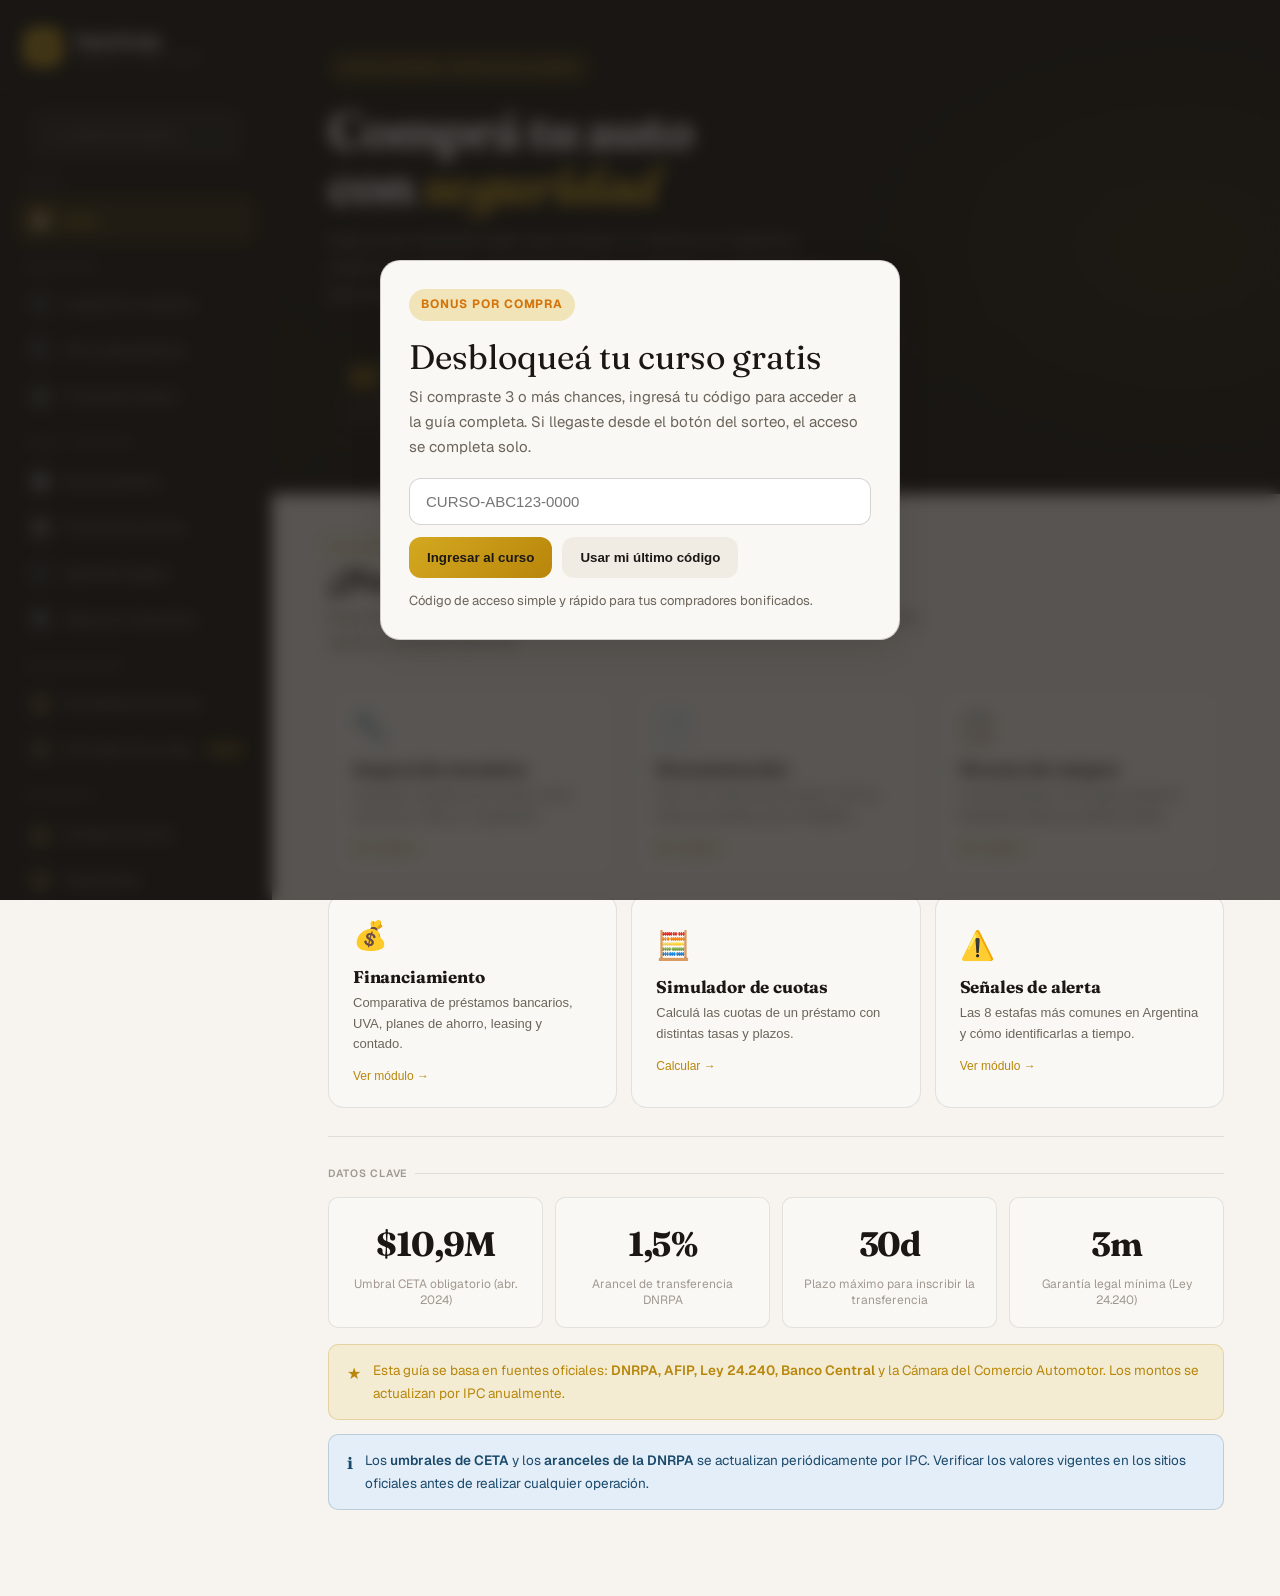
<file: curso-guia-auto-argentina.html>
<!DOCTYPE html>
<html lang="es">
<head>
<meta charset="UTF-8">
<meta name="viewport" content="width=device-width, initial-scale=1.0">
<title>AutoGuía Argentina</title>
<link href="https://fonts.googleapis.com/css2?family=Fraunces:ital,opsz,wght@0,9..144,300;0,9..144,500;0,9..144,700;1,9..144,300&family=Geist:wght@300;400;500;600&display=swap" rel="stylesheet">
<style>
:root {
  --bg: #f7f4ef;
  --bg2: #f0ece4;
  --bg3: #e8e2d8;
  --ink: #1a1714;
  --ink2: #6b645a;
  --ink3: #a09890;
  --cream: #faf8f4;
  --gold: #b8860b;
  --gold-light: #f0e4b8;
  --gold-mid: #d4a820;
  --red: #c0392b;
  --red-light: #fde8e6;
  --amber: #d4730a;
  --amber-light: #fef0e0;
  --green: #1a6b3a;
  --green-light: #e4f4eb;
  --blue: #1a4a6b;
  --blue-light: #e4eef8;
  --border: rgba(26,23,20,0.1);
  --border2: rgba(26,23,20,0.18);
  --shadow: 0 2px 12px rgba(26,23,20,0.08);
  --shadow-lg: 0 8px 32px rgba(26,23,20,0.12);
  --r: 10px;
  --r-lg: 16px;
}

* { box-sizing: border-box; margin: 0; padding: 0; }
html { scroll-behavior: smooth; }

body {
  background: var(--bg);
  color: var(--ink);
  font-family: 'Geist', sans-serif;
  font-size: 15px;
  line-height: 1.65;
  min-height: 100vh;
}
.course-gate {
  position: fixed;
  inset: 0;
  background: rgba(26,23,20,0.72);
  backdrop-filter: blur(8px);
  display: none;
  align-items: center;
  justify-content: center;
  padding: 24px;
  z-index: 1200;
}
.course-gate.show { display: flex; }
.course-gate-card {
  width: min(520px, 100%);
  background: var(--cream);
  border-radius: 20px;
  box-shadow: var(--shadow-lg);
  border: 1px solid var(--border2);
  padding: 28px;
}
.course-gate-kicker {
  display: inline-flex;
  align-items: center;
  gap: 8px;
  padding: 6px 12px;
  border-radius: 999px;
  background: var(--gold-light);
  color: var(--amber);
  font-size: 12px;
  font-weight: 700;
  text-transform: uppercase;
  letter-spacing: .08em;
}
.course-gate-title {
  font-family: 'Fraunces', serif;
  font-size: 34px;
  line-height: 1.08;
  margin: 18px 0 10px;
}
.course-gate-copy {
  color: var(--ink2);
  margin-bottom: 18px;
}
.course-gate-form {
  display: grid;
  gap: 12px;
}
.course-gate-input {
  width: 100%;
  border: 1px solid var(--border2);
  border-radius: 12px;
  padding: 14px 16px;
  background: #fff;
  color: var(--ink);
  font-size: 15px;
  text-transform: uppercase;
}
.course-gate-actions {
  display: flex;
  gap: 10px;
  flex-wrap: wrap;
}
.course-gate-btn {
  border: none;
  border-radius: 12px;
  padding: 13px 18px;
  font-weight: 700;
  cursor: pointer;
}
.course-gate-btn.primary {
  background: linear-gradient(135deg, var(--gold-mid), var(--gold));
  color: #1a1714;
}
.course-gate-btn.secondary {
  background: var(--bg2);
  color: var(--ink);
}
.course-gate-note {
  font-size: 13px;
  color: var(--ink2);
}

/* ── LAYOUT ── */
.app { display: flex; min-height: 100vh; }
.sidebar {
  width: 272px; flex-shrink: 0;
  background: var(--ink);
  position: fixed; top: 0; left: 0; height: 100vh;
  display: flex; flex-direction: column;
  overflow-y: auto; z-index: 100;
}
.main { margin-left: 272px; flex: 1; }

/* ── SIDEBAR ── */
.sb-head {
  padding: 28px 24px 22px;
  border-bottom: 1px solid rgba(255,255,255,0.08);
}
.logo {
  display: flex; align-items: center; gap: 12px;
  text-decoration: none;
}
.logo-mark {
  width: 38px; height: 38px; border-radius: 10px;
  background: var(--gold-mid);
  display: flex; align-items: center; justify-content: center;
  flex-shrink: 0;
}
.logo-mark svg { width: 20px; height: 20px; }
.logo-name {
  font-family: 'Fraunces', serif;
  font-size: 19px; font-weight: 700;
  color: #fff; letter-spacing: -.02em; line-height: 1.1;
}
.logo-name span { display: block; font-size: 11px; font-weight: 300; color: rgba(255,255,255,.45); font-family: 'Geist', sans-serif; letter-spacing: .04em; margin-top: 2px; }

.sb-search {
  padding: 14px 16px;
  margin: 12px 16px 0;
  background: rgba(255,255,255,0.06);
  border: 1px solid rgba(255,255,255,0.1);
  border-radius: 8px;
  display: flex; align-items: center; gap: 8px;
  cursor: pointer; transition: background .15s;
}
.sb-search:hover { background: rgba(255,255,255,0.1); }
.sb-search input {
  background: none; border: none; outline: none;
  color: rgba(255,255,255,.6); font-size: 13px;
  font-family: 'Geist', sans-serif; width: 100%;
}
.sb-search input::placeholder { color: rgba(255,255,255,.35); }
.sb-search svg { opacity: .4; flex-shrink: 0; }

.sb-nav { padding: 16px 16px 8px; flex: 1; }
.sb-group-label {
  font-size: 10px; font-weight: 500; letter-spacing: .1em;
  text-transform: uppercase; color: rgba(255,255,255,.3);
  padding: 0 8px; margin: 16px 0 6px;
}
.sb-group-label:first-child { margin-top: 0; }

.nav-btn {
  display: flex; align-items: center; gap: 10px;
  width: 100%; padding: 9px 10px;
  border-radius: 7px; border: none; background: none;
  color: rgba(255,255,255,.55); font-size: 13.5px;
  font-family: 'Geist', sans-serif; font-weight: 400;
  cursor: pointer; transition: all .15s; text-align: left;
}
.nav-btn:hover { background: rgba(255,255,255,.07); color: rgba(255,255,255,.85); }
.nav-btn.active {
  background: rgba(212,168,32,.15);
  color: var(--gold-mid);
  font-weight: 500;
}
.nav-btn .nb-icon {
  width: 28px; height: 28px; border-radius: 6px;
  display: flex; align-items: center; justify-content: center;
  font-size: 14px; flex-shrink: 0;
  background: rgba(255,255,255,.05);
  transition: background .15s;
}
.nav-btn.active .nb-icon { background: rgba(212,168,32,.2); }
.nb-badge {
  margin-left: auto; font-size: 10px; font-weight: 500;
  background: rgba(212,168,32,.2); color: var(--gold-mid);
  padding: 1px 6px; border-radius: 10px;
}

.sb-foot {
  padding: 16px; border-top: 1px solid rgba(255,255,255,.07);
  margin-top: auto;
}
.sb-progress-label {
  font-size: 11px; color: rgba(255,255,255,.3);
  margin-bottom: 8px; display: flex; justify-content: space-between;
}
.sb-progress-bar {
  height: 3px; background: rgba(255,255,255,.1);
  border-radius: 10px; overflow: hidden;
}
.sb-progress-fill {
  height: 100%; background: var(--gold-mid);
  border-radius: 10px; transition: width .4s ease;
  width: 10%;
}
.sb-sources {
  font-size: 11px; color: rgba(255,255,255,.25);
  margin-top: 12px; line-height: 1.6;
}

/* ── HERO ── */
.hero {
  background: var(--ink);
  padding: 52px 56px 48px;
  position: relative; overflow: hidden;
}
.hero-bg {
  position: absolute; inset: 0; pointer-events: none;
  background:
    radial-gradient(ellipse 60% 80% at 90% 50%, rgba(212,168,32,.07) 0%, transparent 60%),
    radial-gradient(ellipse 40% 60% at -10% 80%, rgba(212,168,32,.04) 0%, transparent 60%);
}
.hero-grid {
  position: absolute; inset: 0; pointer-events: none; opacity: .04;
  background-image: linear-gradient(rgba(255,255,255,.5) 1px, transparent 1px),
    linear-gradient(90deg, rgba(255,255,255,.5) 1px, transparent 1px);
  background-size: 40px 40px;
}
.hero-eyebrow {
  display: inline-flex; align-items: center; gap: 7px;
  background: rgba(212,168,32,.15); border: 1px solid rgba(212,168,32,.3);
  border-radius: 20px; padding: 5px 14px;
  font-size: 11.5px; color: var(--gold-mid); font-weight: 500;
  letter-spacing: .04em; margin-bottom: 20px; position: relative; z-index: 1;
}
.hero-eyebrow-dot { width: 6px; height: 6px; border-radius: 50%; background: var(--gold-mid); }
.hero h1 {
  font-family: 'Fraunces', serif;
  font-size: 52px; font-weight: 700; letter-spacing: -.03em;
  line-height: 1.05; color: #fff;
  margin-bottom: 16px; position: relative; z-index: 1;
  max-width: 580px;
}
.hero h1 em { color: var(--gold-mid); font-style: italic; }
.hero-desc {
  font-size: 15px; color: rgba(255,255,255,.55);
  max-width: 500px; line-height: 1.75;
  position: relative; z-index: 1; margin-bottom: 36px;
}
.hero-stats {
  display: flex; gap: 0;
  border: 1px solid rgba(255,255,255,.1);
  border-radius: var(--r-lg); overflow: hidden;
  max-width: 600px; position: relative; z-index: 1;
}
.hero-stat {
  flex: 1; padding: 18px 20px;
  border-right: 1px solid rgba(255,255,255,.1);
}
.hero-stat:last-child { border-right: none; }
.hs-num {
  font-family: 'Fraunces', serif; font-size: 30px;
  font-weight: 700; color: var(--gold-mid);
  letter-spacing: -.03em; line-height: 1;
}
.hs-label { font-size: 11px; color: rgba(255,255,255,.35); margin-top: 4px; line-height: 1.4; }

/* ── CONTENT ── */
.content { padding: 44px 56px 72px; }
.section { display: none; animation: fadeUp .25s ease; }
.section.active { display: block; }
@keyframes fadeUp { from { opacity: 0; transform: translateY(8px); } to { opacity: 1; transform: translateY(0); } }

.sec-header { margin-bottom: 32px; }
.sec-eyebrow {
  font-size: 11px; font-weight: 500; letter-spacing: .1em;
  text-transform: uppercase; color: var(--gold);
  margin-bottom: 6px;
}
.sec-title {
  font-family: 'Fraunces', serif;
  font-size: 32px; font-weight: 700; letter-spacing: -.025em;
  color: var(--ink); line-height: 1.1; margin-bottom: 8px;
}
.sec-sub { font-size: 14.5px; color: var(--ink2); line-height: 1.7; max-width: 600px; }

/* ── CARDS ── */
.grid2 { display: grid; grid-template-columns: 1fr 1fr; gap: 14px; margin-bottom: 14px; }
.grid3 { display: grid; grid-template-columns: 1fr 1fr 1fr; gap: 14px; margin-bottom: 14px; }
.grid4 { display: grid; grid-template-columns: 1fr 1fr 1fr 1fr; gap: 12px; margin-bottom: 16px; }

.card {
  background: var(--cream);
  border: 1px solid var(--border);
  border-radius: var(--r-lg);
  padding: 22px 24px;
  transition: border-color .2s, box-shadow .2s;
}
.card:hover { border-color: var(--border2); box-shadow: var(--shadow); }
.card-eyebrow {
  font-size: 10px; font-weight: 600; letter-spacing: .1em;
  text-transform: uppercase; color: var(--ink3); margin-bottom: 14px;
  display: flex; align-items: center; gap: 6px;
}

/* ── CHECKLIST ── */
.chk {
  display: flex; gap: 10px;
  padding: 9px 0; border-bottom: 1px solid var(--border);
  align-items: flex-start;
}
.chk:last-child { border-bottom: none; padding-bottom: 0; }
.chk-badge {
  flex-shrink: 0; margin-top: 1px;
  font-size: 9.5px; font-weight: 700; letter-spacing: .03em;
  padding: 3px 7px; border-radius: 5px; text-transform: uppercase;
  white-space: nowrap;
}
.cb-red { background: var(--red-light); color: var(--red); }
.cb-amber { background: var(--amber-light); color: var(--amber); }
.cb-blue { background: var(--blue-light); color: var(--blue); }
.cb-green { background: var(--green-light); color: var(--green); }
.chk-body { flex: 1; }
.chk-title { font-size: 13.5px; color: var(--ink); font-weight: 500; line-height: 1.4; }
.chk-desc { font-size: 12px; color: var(--ink3); margin-top: 3px; line-height: 1.5; }

/* ── LEGEND ── */
.legend {
  display: flex; gap: 14px; flex-wrap: wrap;
  margin-bottom: 20px;
  padding: 12px 16px;
  background: var(--cream);
  border: 1px solid var(--border);
  border-radius: var(--r);
}
.leg { display: flex; align-items: center; gap: 7px; font-size: 12.5px; color: var(--ink2); }
.leg-pill {
  font-size: 9.5px; font-weight: 700; letter-spacing: .03em;
  padding: 2px 7px; border-radius: 4px; text-transform: uppercase;
}

/* ── STEPS ── */
.steps { display: flex; flex-direction: column; }
.step { display: flex; gap: 18px; position: relative; }
.step-track {
  display: flex; flex-direction: column; align-items: center;
  flex-shrink: 0;
}
.step-circle {
  width: 34px; height: 34px; border-radius: 50%;
  background: var(--ink); color: #fff;
  display: flex; align-items: center; justify-content: center;
  font-family: 'Fraunces', serif; font-size: 14px; font-weight: 700;
  flex-shrink: 0; z-index: 1; position: relative;
}
.step.done .step-circle { background: var(--green); }
.step.current .step-circle { background: var(--gold); color: var(--ink); }
.step-connector {
  width: 1px; flex: 1; min-height: 20px;
  background: var(--border2); margin: 4px 0;
}
.step:last-child .step-connector { display: none; }
.step-body { flex: 1; padding-bottom: 26px; }
.step-title { font-size: 15px; font-weight: 600; color: var(--ink); margin-bottom: 5px; }
.step-desc { font-size: 13.5px; color: var(--ink2); line-height: 1.7; }
.step-meta {
  display: flex; gap: 8px; flex-wrap: wrap; margin-top: 10px;
}
.step-tag {
  font-size: 11.5px; font-weight: 500; padding: 3px 10px;
  border-radius: 20px; border: 1px solid;
}
.st-gold { color: var(--gold); border-color: rgba(184,134,11,.25); background: rgba(240,228,184,.4); }
.st-green { color: var(--green); border-color: rgba(26,107,58,.2); background: var(--green-light); }
.st-red { color: var(--red); border-color: rgba(192,57,43,.2); background: var(--red-light); }
.st-blue { color: var(--blue); border-color: rgba(26,74,107,.2); background: var(--blue-light); }

/* ── ALERTS ── */
.alert {
  border-radius: var(--r); padding: 14px 18px;
  margin-bottom: 14px; font-size: 13.5px; line-height: 1.7;
  display: flex; gap: 12px; align-items: flex-start;
  border: 1px solid;
}
.al-red { background: var(--red-light); border-color: rgba(192,57,43,.2); color: var(--red); }
.al-amber { background: var(--amber-light); border-color: rgba(212,115,10,.2); color: var(--amber); }
.al-green { background: var(--green-light); border-color: rgba(26,107,58,.2); color: var(--green); }
.al-blue { background: var(--blue-light); border-color: rgba(26,74,107,.2); color: var(--blue); }
.al-gold { background: rgba(240,228,184,.5); border-color: rgba(184,134,11,.25); color: var(--gold); }
.al-icon { font-size: 16px; flex-shrink: 0; margin-top: 1px; }
.al-body { flex: 1; }
.al-body strong { font-weight: 600; }

/* ── HIGHLIGHT BOX ── */
.hbox {
  background: var(--gold-light);
  border: 1px solid rgba(184,134,11,.25);
  border-left: 3px solid var(--gold);
  border-radius: 0 var(--r) var(--r) 0;
  padding: 14px 18px; margin-bottom: 16px;
  font-size: 14px; color: var(--ink); line-height: 1.75;
}
.hbox strong { font-weight: 600; color: var(--ink); }

/* ── TABLE ── */
.table-wrap {
  overflow-x: auto;
  border: 1px solid var(--border);
  border-radius: var(--r-lg);
  margin-bottom: 16px;
  box-shadow: var(--shadow);
}
table { width: 100%; border-collapse: collapse; font-size: 13px; }
thead th {
  background: var(--ink); color: rgba(255,255,255,.75);
  padding: 13px 16px; text-align: left;
  font-size: 10.5px; font-weight: 600;
  letter-spacing: .07em; text-transform: uppercase;
}
thead th:first-child { border-radius: var(--r-lg) 0 0 0; }
thead th:last-child { border-radius: 0 var(--r-lg) 0 0; }
tbody td {
  padding: 12px 16px; border-bottom: 1px solid var(--border);
  color: var(--ink2); vertical-align: top; line-height: 1.6;
}
tbody td:first-child { color: var(--ink); font-weight: 500; }
tbody tr:last-child td { border-bottom: none; }
tbody tr:hover td { background: var(--bg2); }
.tc { display: inline-block; font-size: 10.5px; padding: 2px 7px; border-radius: 5px; margin-top: 3px; font-weight: 500; }
.tc-green { background: var(--green-light); color: var(--green); }
.tc-amber { background: var(--amber-light); color: var(--amber); }
.tc-red { background: var(--red-light); color: var(--red); }
.tc-gold { background: rgba(240,228,184,.6); color: var(--gold); }
.tc-blue { background: var(--blue-light); color: var(--blue); }

/* ── GLOSARIO ── */
.glos-grid { display: grid; grid-template-columns: 1fr 1fr; gap: 12px; }
.glos-item {
  background: var(--cream); border: 1px solid var(--border);
  border-radius: var(--r); padding: 18px 20px;
  transition: all .18s;
}
.glos-item:hover { border-color: var(--gold); transform: translateY(-1px); box-shadow: var(--shadow); }
.glos-cat {
  font-size: 10px; font-weight: 600; letter-spacing: .1em;
  text-transform: uppercase; color: var(--ink3); margin-bottom: 6px;
}
.glos-term {
  font-family: 'Fraunces', serif; font-size: 20px;
  font-weight: 700; color: var(--gold); margin-bottom: 6px;
  letter-spacing: -.02em;
}
.glos-def { font-size: 13px; color: var(--ink2); line-height: 1.7; }

/* ── ALERT ITEMS ── */
.alert-card {
  background: var(--cream); border: 1px solid var(--border);
  border-radius: var(--r); padding: 18px 20px;
  margin-bottom: 10px; display: flex; gap: 16px;
  align-items: flex-start; transition: all .18s;
}
.alert-card:hover { border-color: var(--border2); box-shadow: var(--shadow); }
.ac-sev {
  flex-shrink: 0; width: 36px; height: 36px; border-radius: 9px;
  display: flex; align-items: center; justify-content: center;
  font-size: 17px;
}
.sev-high { background: var(--red-light); }
.sev-mid { background: var(--amber-light); }
.sev-low { background: var(--blue-light); }
.ac-body { flex: 1; }
.ac-title { font-size: 14.5px; font-weight: 600; color: var(--ink); margin-bottom: 4px; }
.ac-desc { font-size: 13px; color: var(--ink2); line-height: 1.65; }
.ac-tip {
  margin-top: 8px; font-size: 12px; font-weight: 500;
  color: var(--green); background: var(--green-light);
  border-radius: 6px; padding: 6px 10px; display: inline-block;
}
.sev-badge {
  margin-left: auto; flex-shrink: 0; align-self: flex-start;
  font-size: 10px; font-weight: 600; letter-spacing: .05em;
  text-transform: uppercase; padding: 3px 8px; border-radius: 5px;
}
.sb-high { background: var(--red-light); color: var(--red); }
.sb-mid { background: var(--amber-light); color: var(--amber); }
.sb-low { background: var(--blue-light); color: var(--blue); }

/* ── TÁCTICAS ── */
.tac-grid { display: grid; grid-template-columns: 1fr 1fr; gap: 12px; }
.tac {
  background: var(--cream); border: 1px solid var(--border);
  border-radius: var(--r); padding: 18px 20px;
  display: flex; gap: 14px; transition: all .18s;
}
.tac:hover { border-color: var(--border2); box-shadow: var(--shadow); }
.tac-num {
  font-family: 'Fraunces', serif; font-size: 28px;
  font-weight: 700; color: var(--bg3); line-height: 1;
  flex-shrink: 0; min-width: 28px;
}
.tac-content strong { display: block; font-size: 14px; font-weight: 600; color: var(--ink); margin-bottom: 4px; }
.tac-content p { font-size: 13px; color: var(--ink2); line-height: 1.65; }

/* ── INICIO CARDS ── */
.inicio-card {
  background: var(--cream); border: 1px solid var(--border);
  border-radius: var(--r-lg); padding: 24px;
  cursor: pointer; transition: all .2s; text-align: left;
}
.inicio-card:hover { border-color: var(--gold); transform: translateY(-2px); box-shadow: var(--shadow-lg); }
.ic-icon { font-size: 28px; margin-bottom: 14px; }
.ic-title { font-family: 'Fraunces', serif; font-size: 17px; font-weight: 700; color: var(--ink); margin-bottom: 6px; letter-spacing: -.01em; }
.ic-desc { font-size: 13px; color: var(--ink2); line-height: 1.6; }
.ic-arrow { margin-top: 14px; font-size: 12px; color: var(--gold); font-weight: 500; }

/* ── METRIC CARDS ── */
.metric {
  background: var(--cream); border: 1px solid var(--border);
  border-radius: var(--r); padding: 18px 20px; text-align: center;
}
.metric-num {
  font-family: 'Fraunces', serif; font-size: 34px;
  font-weight: 700; color: var(--ink); letter-spacing: -.03em;
}
.metric-label { font-size: 12px; color: var(--ink3); margin-top: 4px; line-height: 1.4; }

/* ── DIVIDER ── */
.divider { height: 1px; background: var(--border); margin: 28px 0; }

/* ── SECTION TITLE SMALL ── */
.s-label {
  font-size: 10.5px; font-weight: 600; letter-spacing: .09em;
  text-transform: uppercase; color: var(--ink3); margin-bottom: 14px;
  display: flex; align-items: center; gap: 8px;
}
.s-label::after { content: ''; flex: 1; height: 1px; background: var(--border); }

/* ── PROGRESS BAR ── */
.prog-row { display: flex; align-items: center; gap: 12px; margin-bottom: 10px; }
.prog-label { font-size: 13px; color: var(--ink2); width: 140px; flex-shrink: 0; }
.prog-bar { flex: 1; height: 6px; background: var(--bg3); border-radius: 10px; overflow: hidden; }
.prog-fill { height: 100%; border-radius: 10px; background: var(--gold); }
.prog-val { font-size: 12px; font-weight: 600; color: var(--ink); width: 40px; text-align: right; flex-shrink: 0; }

/* ── MOBILE ── */
.mob-bar {
  display: none; position: fixed; top: 0; left: 0; right: 0;
  height: 56px; background: var(--ink); z-index: 200;
  align-items: center; padding: 0 16px; gap: 12px;
  border-bottom: 1px solid rgba(255,255,255,.1);
}
.mob-menu-btn {
  background: rgba(255,255,255,.1); border: none;
  border-radius: 7px; width: 38px; height: 38px;
  display: flex; align-items: center; justify-content: center;
  cursor: pointer; color: #fff;
}
.mob-title { font-family: 'Fraunces', serif; font-size: 17px; font-weight: 700; color: #fff; }
.overlay {
  display: none; position: fixed; inset: 0;
  background: rgba(0,0,0,.55); z-index: 90; backdrop-filter: blur(3px);
}

@media (max-width: 900px) {
  .sidebar { transform: translateX(-100%); transition: transform .25s ease; }
  .sidebar.open { transform: translateX(0); }
  .main { margin-left: 0; }
  .mob-bar { display: flex; }
  .hero { padding: 72px 24px 36px; }
  .hero h1 { font-size: 34px; }
  .hero-stats { flex-direction: column; border: none; gap: 0; max-width: 100%; }
  .hero-stat { border-right: none; border-bottom: 1px solid rgba(255,255,255,.1); padding: 14px 0; }
  .hero-stat:last-child { border-bottom: none; }
  .content { padding: 24px 20px 60px; }
  .grid2, .grid3, .grid4 { grid-template-columns: 1fr; }
  .glos-grid, .tac-grid { grid-template-columns: 1fr; }
  .sec-title { font-size: 26px; }
  .overlay.open { display: block; }
}
</style>
</head>
<body>
<div class="course-gate" id="courseGate">
  <div class="course-gate-card">
    <div class="course-gate-kicker">Bonus por compra</div>
    <div class="course-gate-title">Desbloqueá tu curso gratis</div>
    <div class="course-gate-copy">Si compraste 3 o más chances, ingresá tu código para acceder a la guía completa. Si llegaste desde el botón del sorteo, el acceso se completa solo.</div>
    <div class="course-gate-form">
      <input class="course-gate-input" id="courseGateInput" type="text" placeholder="CURSO-ABC123-0000" autocomplete="off">
      <div class="course-gate-actions">
        <button class="course-gate-btn primary" id="courseGateUnlockBtn" type="button">Ingresar al curso</button>
        <button class="course-gate-btn secondary" id="courseGatePasteBtn" type="button">Usar mi último código</button>
      </div>
      <div class="course-gate-note" id="courseGateNote">Código de acceso simple y rápido para tus compradores bonificados.</div>
    </div>
  </div>
</div>

<!-- Mobile bar -->
<div class="mob-bar">
  <button class="mob-menu-btn" onclick="toggleMenu()">
    <svg width="16" height="16" viewBox="0 0 24 24" fill="none" stroke="currentColor" stroke-width="2.5">
      <line x1="3" y1="6" x2="21" y2="6"/><line x1="3" y1="12" x2="21" y2="12"/><line x1="3" y1="18" x2="21" y2="18"/>
    </svg>
  </button>
  <span class="mob-title">AutoGuía</span>
</div>
<div class="overlay" id="overlay" onclick="toggleMenu()"></div>

<div class="app">
<!-- ══ SIDEBAR ══ -->
<aside class="sidebar" id="sidebar">
  <div class="sb-head">
    <div class="logo">
      <div class="logo-mark">
        <svg viewBox="0 0 24 24" fill="none" stroke="#1a1714" stroke-width="2.5">
          <circle cx="12" cy="12" r="9"/><path d="M7 12h10M12 7l5 5-5 5"/>
        </svg>
      </div>
      <div class="logo-name">AutoGuía<span>Argentina · 2024–2025</span></div>
    </div>
  </div>

  <div style="padding: 10px 16px 0;">
    <div class="sb-search">
      <svg width="14" height="14" viewBox="0 0 24 24" fill="none" stroke="rgba(255,255,255,.5)" stroke-width="2">
        <circle cx="11" cy="11" r="8"/><path d="m21 21-4.35-4.35"/>
      </svg>
      <input type="text" placeholder="Buscar en la guía…" id="searchInput" oninput="doSearch(this.value)">
    </div>
  </div>

  <nav class="sb-nav">
    <div class="sb-group-label">Inicio</div>
    <button class="nav-btn active" onclick="nav('inicio',this)">
      <span class="nb-icon">🏠</span> Inicio
    </button>

    <div class="sb-group-label">Inspección</div>
    <button class="nav-btn" onclick="nav('inspeccion',this)">
      <span class="nb-icon">🔧</span> Inspección mecánica
    </button>
    <button class="nav-btn" onclick="nav('vin',this)">
      <span class="nb-icon">🔍</span> VIN y antecedentes
    </button>
    <button class="nav-btn" onclick="nav('testdrive',this)">
      <span class="nb-icon">🛣️</span> Prueba de manejo
    </button>

    <div class="sb-group-label">Legal y Trámites</div>
    <button class="nav-btn" onclick="nav('documentos',this)">
      <span class="nb-icon">📄</span> Documentación
    </button>
    <button class="nav-btn" onclick="nav('proceso',this)">
      <span class="nb-icon">📋</span> Proceso de compra
    </button>
    <button class="nav-btn" onclick="nav('garantias',this)">
      <span class="nb-icon">⚖️</span> Garantías legales
    </button>
    <button class="nav-btn" onclick="nav('seguros',this)">
      <span class="nb-icon">🛡️</span> Seguros e impuestos
    </button>

    <div class="sb-group-label">Financiamiento</div>
    <button class="nav-btn" onclick="nav('financiamiento',this)">
      <span class="nb-icon">💰</span> Comparativa opciones
    </button>
    <button class="nav-btn" onclick="nav('calc',this)">
      <span class="nb-icon">🧮</span> Simulador de cuotas <span class="nb-badge">nuevo</span>
    </button>

    <div class="sb-group-label">Estrategia</div>
    <button class="nav-btn" onclick="nav('alertas',this)">
      <span class="nb-icon">⚠️</span> Señales de alerta
    </button>
    <button class="nav-btn" onclick="nav('negociacion',this)">
      <span class="nb-icon">🤝</span> Negociación
    </button>

    <div class="sb-group-label">Referencia</div>
    <button class="nav-btn" onclick="nav('glosario',this)">
      <span class="nb-icon">📖</span> Glosario completo
    </button>
    <button class="nav-btn" onclick="nav('fuentes',this)">
      <span class="nb-icon">🔗</span> Fuentes oficiales
    </button>
  </nav>

  <div class="sb-foot">
    <div class="sb-progress-label">
      <span>Progreso de lectura</span>
      <span id="progPct">0%</span>
    </div>
    <div class="sb-progress-bar">
      <div class="sb-progress-fill" id="progFill"></div>
    </div>
    <div class="sb-sources">
      Basado en DNRPA · AFIP · Ley 24.240 · BCRA
    </div>
  </div>
</aside>

<!-- ══ MAIN ══ -->
<main class="main">
  <!-- HERO -->
  <div class="hero">
    <div class="hero-bg"></div>
    <div class="hero-grid"></div>
    <div class="hero-eyebrow">
      <div class="hero-eyebrow-dot"></div>
      Guía completa · Autos 0 km y usados
    </div>
    <h1>Comprá tu auto<br>con <em>seguridad</em></h1>
    <p class="hero-desc">Todo lo que necesitás saber para comprar un vehículo en Argentina: inspección mecánica, trámites legales, documentación, financiamiento y tácticas de negociación.</p>
    <div class="hero-stats">
      <div class="hero-stat">
        <div class="hs-num">13</div>
        <div class="hs-label">módulos de<br>información</div>
      </div>
      <div class="hero-stat">
        <div class="hs-num">30</div>
        <div class="hs-label">días para<br>transferir</div>
      </div>
      <div class="hero-stat">
        <div class="hs-num">3</div>
        <div class="hs-label">meses de<br>garantía legal</div>
      </div>
      <div class="hero-stat">
        <div class="hs-num">6</div>
        <div class="hs-label">opciones de<br>financiamiento</div>
      </div>
    </div>
  </div>

  <div class="content">
    <div id="searchResults" style="display:none"></div>

    <!-- ══ INICIO ══ -->
    <div id="inicio" class="section active">
      <div class="sec-header">
        <div class="sec-eyebrow">Bienvenido</div>
        <div class="sec-title">¿Por dónde empezás?</div>
        <div class="sec-sub">Elegí el módulo que necesitás o seguí la guía en orden. Cada sección incluye checklists, tablas y consejos prácticos.</div>
      </div>
      <div class="grid3">
        <button class="inicio-card" onclick="navById('inspeccion')">
          <div class="ic-icon">🔧</div>
          <div class="ic-title">Inspección mecánica</div>
          <div class="ic-desc">Checklist completo para revisar motor, carrocería, interior y suspensión.</div>
          <div class="ic-arrow">Ver módulo →</div>
        </button>
        <button class="inicio-card" onclick="navById('documentos')">
          <div class="ic-icon">📄</div>
          <div class="ic-title">Documentación</div>
          <div class="ic-desc">Form. 08, Informe de Dominio, CETA y todos los trámites ante el Registro.</div>
          <div class="ic-arrow">Ver módulo →</div>
        </button>
        <button class="inicio-card" onclick="navById('proceso')">
          <div class="ic-icon">📋</div>
          <div class="ic-title">Proceso de compra</div>
          <div class="ic-desc">Línea de tiempo con 8 pasos desde la búsqueda hasta los trámites finales.</div>
          <div class="ic-arrow">Ver módulo →</div>
        </button>
        <button class="inicio-card" onclick="navById('financiamiento')">
          <div class="ic-icon">💰</div>
          <div class="ic-title">Financiamiento</div>
          <div class="ic-desc">Comparativa de préstamos bancarios, UVA, planes de ahorro, leasing y contado.</div>
          <div class="ic-arrow">Ver módulo →</div>
        </button>
        <button class="inicio-card" onclick="navById('calc')">
          <div class="ic-icon">🧮</div>
          <div class="ic-title">Simulador de cuotas</div>
          <div class="ic-desc">Calculá las cuotas de un préstamo con distintas tasas y plazos.</div>
          <div class="ic-arrow">Calcular →</div>
        </button>
        <button class="inicio-card" onclick="navById('alertas')">
          <div class="ic-icon">⚠️</div>
          <div class="ic-title">Señales de alerta</div>
          <div class="ic-desc">Las 8 estafas más comunes en Argentina y cómo identificarlas a tiempo.</div>
          <div class="ic-arrow">Ver módulo →</div>
        </button>
      </div>

      <div class="divider"></div>
      <div class="s-label">Datos clave</div>
      <div class="grid4">
        <div class="metric"><div class="metric-num">$10,9M</div><div class="metric-label">Umbral CETA obligatorio (abr. 2024)</div></div>
        <div class="metric"><div class="metric-num">1,5%</div><div class="metric-label">Arancel de transferencia DNRPA</div></div>
        <div class="metric"><div class="metric-num">30d</div><div class="metric-label">Plazo máximo para inscribir la transferencia</div></div>
        <div class="metric"><div class="metric-num">3m</div><div class="metric-label">Garantía legal mínima (Ley 24.240)</div></div>
      </div>
      <div class="alert al-gold" style="margin-top:16px">
        <div class="al-icon">★</div>
        <div class="al-body">Esta guía se basa en fuentes oficiales: <strong>DNRPA, AFIP, Ley 24.240, Banco Central</strong> y la Cámara del Comercio Automotor. Los montos se actualizan por IPC anualmente.</div>
      </div>
    </div>

    <!-- ══ INSPECCIÓN ══ -->
    <div id="inspeccion" class="section">
      <div class="sec-header">
        <div class="sec-eyebrow">Módulo 1</div>
        <div class="sec-title">Inspección mecánica</div>
        <div class="sec-sub">Nunca completar la compra sin una revisión física detallada. Si no tenés conocimientos mecánicos, llevá un mecánico de confianza (el costo es mínimo vs. el riesgo).</div>
      </div>
      <div class="legend">
        <div class="leg"><span class="leg-pill cb-red">Crítico</span> Motivo para abandonar la compra</div>
        <div class="leg"><span class="leg-pill cb-amber">Alerta</span> Negociar precio o reparación previa</div>
        <div class="leg"><span class="leg-pill cb-blue">Revisar</span> Control estándar de rutina</div>
        <div class="leg"><span class="leg-pill cb-green">Positivo</span> Indica buen mantenimiento</div>
      </div>
      <div class="grid2">
        <div class="card">
          <div class="card-eyebrow">🔩 Motor y fluidos</div>
          <div class="chk"><span class="chk-badge cb-red">Crítico</span><div class="chk-body"><div class="chk-title">Humo azul o blanco excesivo al arrancar</div><div class="chk-desc">Azul = consume aceite (anillos o válvulas). Blanco denso = junta de culata comprometida. Ambos son costosos de reparar.</div></div></div>
          <div class="chk"><span class="chk-badge cb-red">Crítico</span><div class="chk-body"><div class="chk-title">Ruidos metálicos o golpeteos con motor en marcha</div><div class="chk-desc">Ruidos de "biela" o "punteo" pueden significar motor próximo a fallar. Apagarlo y no continuar.</div></div></div>
          <div class="chk"><span class="chk-badge cb-amber">Alerta</span><div class="chk-body"><div class="chk-title">Manchas de aceite o refrigerante bajo el auto</div><div class="chk-desc">Posicionar sobre pavimento limpio. Fugas activas indican juntas, sellos o mangueras dañadas.</div></div></div>
          <div class="chk"><span class="chk-badge cb-amber">Alerta</span><div class="chk-body"><div class="chk-title">Niveles bajos de aceite, agua o dirección</div><div class="chk-desc">Con motor frío, revisar la varilla. Aceite muy negro = mucho tiempo sin cambio. Agua con espuma = posible junta.</div></div></div>
          <div class="chk"><span class="chk-badge cb-blue">Revisar</span><div class="chk-body"><div class="chk-title">Color y olor del aceite en la varilla</div><div class="chk-desc">Marrón oscuro normal; negro espeso con grumos = descuido severo. Olor a quemado en tapa de motor es señal.</div></div></div>
          <div class="chk"><span class="chk-badge cb-blue">Revisar</span><div class="chk-body"><div class="chk-title">Temperatura de operación en marcha</div><div class="chk-desc">Esperar que el motor alcance temperatura. El indicador no debe pasar la mitad ni subir y bajar.</div></div></div>
        </div>
        <div class="card">
          <div class="card-eyebrow">🚗 Carrocería y estructura</div>
          <div class="chk"><span class="chk-badge cb-red">Crítico</span><div class="chk-body"><div class="chk-title">VIN con signos de adulteración o retampado</div><div class="chk-desc">Revisar estampillas en el tablero y en el pilar de la puerta. Soldaduras o repintes en el área del chasis = posible auto robado.</div></div></div>
          <div class="chk"><span class="chk-badge cb-red">Crítico</span><div class="chk-body"><div class="chk-title">Test del imán en zonas sospechosas</div><div class="chk-desc">Sin adherencia magnética en paneles = masilla o fibra por choques reparados. Inspeccionar guardabarros, puertas y baúl.</div></div></div>
          <div class="chk"><span class="chk-badge cb-amber">Alerta</span><div class="chk-body"><div class="chk-title">Diferencias de alineado entre paneles</div><div class="chk-desc">Espacios irregulares entre puertas, capó o baúl indican deformación estructural por choque. Difícil de corregir.</div></div></div>
          <div class="chk"><span class="chk-badge cb-amber">Alerta</span><div class="chk-body"><div class="chk-title">Soldaduras visibles en pisos o largueros</div><div class="chk-desc">Los pisos deben verse de fábrica. Soldaduras o remaches extra indican reparaciones estructurales post-choque.</div></div></div>
          <div class="chk"><span class="chk-badge cb-blue">Revisar</span><div class="chk-body"><div class="chk-title">Uniformidad del brillo y textura de pintura</div><div class="chk-desc">Diferencias de tono entre paneles indican repintes parciales. Usar luz lateral rasante para detectar ondulaciones.</div></div></div>
          <div class="chk"><span class="chk-badge cb-blue">Revisar</span><div class="chk-body"><div class="chk-title">Puertas, capó y baúl cierran sin holguras</div><div class="chk-desc">Juegos excesivos o necesidad de forzar el cierre señalan deformación del marco o bisagras dobladas.</div></div></div>
        </div>
      </div>
      <div class="grid2">
        <div class="card">
          <div class="card-eyebrow">🪑 Interior y equipamiento</div>
          <div class="chk"><span class="chk-badge cb-red">Crítico</span><div class="chk-body"><div class="chk-title">Luces "Check Engine" o airbag encendidas</div><div class="chk-desc">No comprar sin resolver el diagnóstico con lector OBD. El vendedor debe eliminar el código antes de la venta.</div></div></div>
          <div class="chk"><span class="chk-badge cb-amber">Alerta</span><div class="chk-body"><div class="chk-title">Desgaste no coincide con el odómetro</div><div class="chk-desc">Pedales, volante y tapizado muy gastados con bajo km = adulteración. Leds de instrumentos marcados = manipulación.</div></div></div>
          <div class="chk"><span class="chk-badge cb-amber">Alerta</span><div class="chk-body"><div class="chk-title">Olor a humedad, moho o quemado interior</div><div class="chk-desc">Humedad puede indicar ingreso de agua por sellos rotos o anegamiento previo. El moho es difícil y costoso de eliminar.</div></div></div>
          <div class="chk"><span class="chk-badge cb-blue">Revisar</span><div class="chk-body"><div class="chk-title">A/C, calefacción, levantavidrios, cierre central</div><div class="chk-desc">Probar cada función individualmente. El A/C debe enfriar en ≤ 2 min. Los levantavidrios no deben tardar ni chirriar.</div></div></div>
          <div class="chk"><span class="chk-badge cb-blue">Revisar</span><div class="chk-body"><div class="chk-title">Estado de la batería y bornes</div><div class="chk-desc">Corrosión blanca en bornes = descuido general. La batería con + de 4 años suele necesitar reemplazo pronto.</div></div></div>
          <div class="chk"><span class="chk-badge cb-blue">Revisar</span><div class="chk-body"><div class="chk-title">Cinturones, airbags y sistemas de seguridad</div><div class="chk-desc">Los cinturones deben retraerse solos. Ninguna luz de airbag debe estar apagada si hubo despliegue previo.</div></div></div>
        </div>
        <div class="card">
          <div class="card-eyebrow">🔋 Tren rodante y frenos</div>
          <div class="chk"><span class="chk-badge cb-red">Crítico</span><div class="chk-body"><div class="chk-title">Frenos con recorrido excesivo o sin respuesta</div><div class="chk-desc">El pedal no debe hundirse al piso ni ser esponjoso. Servofreno roto = peligro inmediato.</div></div></div>
          <div class="chk"><span class="chk-badge cb-amber">Alerta</span><div class="chk-body"><div class="chk-title">Chirridos o vibraciones al frenar</div><div class="chk-desc">Chirrido agudo = pastillas al límite. Vibración del volante al frenar = discos deformados. Ambos tienen costo.</div></div></div>
          <div class="chk"><span class="chk-badge cb-amber">Alerta</span><div class="chk-body"><div class="chk-title">Desgaste irregular en los neumáticos</div><div class="chk-desc">Interior más gastado que exterior o viceversa = problemas de alineación o convergencia. Revisar los 4.</div></div></div>
          <div class="chk"><span class="chk-badge cb-blue">Revisar</span><div class="chk-body"><div class="chk-title">Presión y profundidad de labrado</div><div class="chk-desc">Mínimo legal: 1,6mm de labrado. Insertar una moneda: si no se ve el borde, están bien. Verificar la rueda de auxilio.</div></div></div>
          <div class="chk"><span class="chk-badge cb-blue">Revisar</span><div class="chk-body"><div class="chk-title">Amortiguadores: presionar esquinas</div><div class="chk-desc">Presionar cada esquina del auto y soltar. Debe volver sin rebotar. Más de un rebote = amortiguadores gastados.</div></div></div>
          <div class="chk"><span class="chk-badge cb-green">Positivo</span><div class="chk-body"><div class="chk-title">Neumáticos de la misma marca en todos los ejes</div><div class="chk-desc">Indica que se cambiaron de a pares o sets. Mezcla de marcas desiguales puede ser señal de descuido.</div></div></div>
        </div>
      </div>
      <div class="alert al-amber">
        <div class="al-icon">⚠</div>
        <div class="al-body"><strong>Consejo clave:</strong> Si encontrás 3 o más ítems marcados como "Alerta", pedí una rebaja del precio o solicitá que se reparen antes de cerrar. Cada defecto es un argumento válido de negociación.</div>
      </div>
    </div>

    <!-- ══ VIN Y ANTECEDENTES ══ -->
    <div id="vin" class="section">
      <div class="sec-header">
        <div class="sec-eyebrow">Módulo 2</div>
        <div class="sec-title">VIN y antecedentes</div>
        <div class="sec-sub">El VIN es la identidad del vehículo. Verificarlo correctamente puede ahorrarte comprar un auto robado o con historial delictivo.</div>
      </div>
      <div class="grid2">
        <div class="card">
          <div class="card-eyebrow">🔢 Dónde encontrar el VIN</div>
          <div class="chk"><span class="chk-badge cb-blue">Revisar</span><div class="chk-body"><div class="chk-title">Tablero (visible desde el parabrisas)</div><div class="chk-desc">En la esquina inferior del parabrisas, lado conductor. Visible desde afuera.</div></div></div>
          <div class="chk"><span class="chk-badge cb-blue">Revisar</span><div class="chk-body"><div class="chk-title">Pilar de la puerta del conductor</div><div class="chk-desc">En el marco entre la puerta y el techo. Debe coincidir exactamente con el del tablero.</div></div></div>
          <div class="chk"><span class="chk-badge cb-blue">Revisar</span><div class="chk-body"><div class="chk-title">Grabado en el chasis (baúl del motor)</div><div class="chk-desc">En autos argentinos, el número de chasis está grabado en el baúl del motor. Sin soldaduras ni repintes adyacentes.</div></div></div>
          <div class="chk"><span class="chk-badge cb-blue">Revisar</span><div class="chk-body"><div class="chk-title">Número de motor (en el bloque)</div><div class="chk-desc">Grabado directamente en el bloque del motor. Debe coincidir con el título del vehículo.</div></div></div>
        </div>
        <div class="card">
          <div class="card-eyebrow">🚨 Señales de adulteración del VIN</div>
          <div class="chk"><span class="chk-badge cb-red">Crítico</span><div class="chk-body"><div class="chk-title">Números de diferente tamaño o fuente</div><div class="chk-desc">El VIN de fábrica tiene tamaño y fuente uniforme. Irregularidades indican retampado.</div></div></div>
          <div class="chk"><span class="chk-badge cb-red">Crítico</span><div class="chk-body"><div class="chk-title">Soldaduras, pintura fresca o masilla en la zona</div><div class="chk-desc">El área alrededor del chasis grabado no debería tener intervención. Cualquier reparación es sospechosa.</div></div></div>
          <div class="chk"><span class="chk-badge cb-red">Crítico</span><div class="chk-body"><div class="chk-title">VINs que no coinciden entre sí</div><div class="chk-desc">Si el del tablero y el del chasis difieren, detenerse ahí. Puede ser un auto reconstruido con partes robadas.</div></div></div>
          <div class="chk"><span class="chk-badge cb-amber">Alerta</span><div class="chk-body"><div class="chk-title">No coincide con el título</div><div class="chk-desc">Un solo dígito diferente invalida la operación. Verificar dígito por dígito con el documento en mano.</div></div></div>
        </div>
      </div>
      <div class="card" style="margin-bottom:14px">
        <div class="card-eyebrow">📊 Qué revela el Informe de Dominio (DNRPA)</div>
        <div class="grid2" style="margin-bottom:0">
          <div>
            <div class="chk"><span class="chk-badge cb-blue">Info</span><div class="chk-body"><div class="chk-title">Titularidad real del vehículo</div><div class="chk-desc">Confirma si el vendedor es efectivamente el dueño legal.</div></div></div>
            <div class="chk"><span class="chk-badge cb-red">Clave</span><div class="chk-body"><div class="chk-title">Embargos e inhibiciones judiciales</div><div class="chk-desc">Si hay embargo, el auto puede ser secuestrado aunque lo hayas comprado legalmente.</div></div></div>
            <div class="chk"><span class="chk-badge cb-red">Clave</span><div class="chk-body"><div class="chk-title">Denuncias de robo activas</div><div class="chk-desc">Un auto con denuncia activa no puede transferirse y puede ser secuestrado.</div></div></div>
          </div>
          <div>
            <div class="chk"><span class="chk-badge cb-amber">Revisar</span><div class="chk-body"><div class="chk-title">Prendas (créditos prendarios)</div><div class="chk-desc">Si hay prenda, el banco es co-dueño. Necesitás la baja de prenda antes de transferir.</div></div></div>
            <div class="chk"><span class="chk-badge cb-blue">Info</span><div class="chk-body"><div class="chk-title">Historial de transferencias previas</div><div class="chk-desc">Muchos dueños en poco tiempo puede indicar problemas ocultos recurrentes.</div></div></div>
            <div class="chk"><span class="chk-badge cb-blue">Info</span><div class="chk-body"><div class="chk-title">Modelo, año y características registradas</div><div class="chk-desc">Verificar que coincidan con lo que dice el vendedor y lo que ves físicamente.</div></div></div>
          </div>
        </div>
      </div>
      <div class="alert al-blue">
        <div class="al-icon">ℹ</div>
        <div class="al-body"><strong>Cómo obtenerlo:</strong> El Informe de Dominio se solicita online en <strong>dnrpa.gov.ar</strong> ingresando la patente. También en cualquier agencia del Registro. Recomendamos solicitarlo <em>antes</em> de visitar el auto para no perder tiempo.</div>
      </div>
    </div>

    <!-- ══ TEST DRIVE ══ -->
    <div id="testdrive" class="section">
      <div class="sec-header">
        <div class="sec-eyebrow">Módulo 3</div>
        <div class="sec-title">Prueba de manejo</div>
        <div class="sec-sub">El test drive es obligatorio. Nunca firmar nada sin haber conducido el auto al menos 20 minutos en diferentes condiciones de ruta.</div>
      </div>
      <div class="grid2">
        <div class="card">
          <div class="card-eyebrow">🚦 Antes de arrancar</div>
          <div class="chk"><span class="chk-badge cb-blue">Revisar</span><div class="chk-body"><div class="chk-title">Revisar neumáticos y presión</div><div class="chk-desc">Un neumático con baja presión oculta problemas de suspensión al amortiguarlos artificialmente.</div></div></div>
          <div class="chk"><span class="chk-badge cb-blue">Revisar</span><div class="chk-body"><div class="chk-title">Arranque en frío</div><div class="chk-desc">Notar el nivel de ruido, humo inicial y estabilidad de las rpm al ralentí. Un motor sano estabiliza en segundos.</div></div></div>
          <div class="chk"><span class="chk-badge cb-amber">Alerta</span><div class="chk-body"><div class="chk-title">Luces del tablero que no se apagan</div><div class="chk-desc">Al arrancar, todas las luces deben encenderse 2s y apagarse. Si alguna queda encendida, hay una falla registrada.</div></div></div>
          <div class="chk"><span class="chk-badge cb-blue">Revisar</span><div class="chk-body"><div class="chk-title">Posición correcta de manejo</div><div class="chk-desc">Regular asiento, espejos y volante. Si el vendedor se niega a que manejes vos, es señal de alerta.</div></div></div>
        </div>
        <div class="card">
          <div class="card-eyebrow">🛣️ Durante la prueba</div>
          <div class="chk"><span class="chk-badge cb-red">Crítico</span><div class="chk-body"><div class="chk-title">Dirección que tira hacia un lado</div><div class="chk-desc">Soltar el volante en línea recta unos segundos. Si tira claramente, hay problema de alineación o suspensión.</div></div></div>
          <div class="chk"><span class="chk-badge cb-red">Crítico</span><div class="chk-body"><div class="chk-title">Ruidos o vibraciones a velocidad</div><div class="chk-desc">Ruidos que aparecen a 80+ km/h pueden indicar cubiertas en mal estado, bujes desgastados o cardan dañado.</div></div></div>
          <div class="chk"><span class="chk-badge cb-amber">Alerta</span><div class="chk-body"><div class="chk-title">Suspensión: pasar baches y lomadas</div><div class="chk-desc">Buscar adoquines o reductores. Los ruidos tipo "kling" o "plop" al pasar indican buje o palier dañado.</div></div></div>
          <div class="chk"><span class="chk-badge cb-amber">Alerta</span><div class="chk-body"><div class="chk-title">Frenado de emergencia controlado</div><div class="chk-desc">En zona despejada, frenar fuerte. El auto debe ir recto, sin tirar, sin ruidos y el ABS no debe activarse en condiciones normales.</div></div></div>
          <div class="chk"><span class="chk-badge cb-blue">Revisar</span><div class="chk-body"><div class="chk-title">Caja de cambios: recorrido y enganche</div><div class="chk-desc">Las marchas deben entrar sin resistencia ni ruidos. El embrague no debe patinar ni tener recorrido excesivo.</div></div></div>
          <div class="chk"><span class="chk-badge cb-blue">Revisar</span><div class="chk-body"><div class="chk-title">Cambio automático: suavidad de cambios</div><div class="chk-desc">Las marchas deben subir y bajar sin golpes ni demoras. Un "tumb" al cambiar indica transmisión dañada.</div></div></div>
        </div>
      </div>
      <div class="alert al-green">
        <div class="al-icon">✓</div>
        <div class="al-body"><strong>Un buen auto se reconoce:</strong> Andar silencioso a toda velocidad, frenos firmes y lineales, dirección centrada y precisa, cambios suaves y sin ruidos. Si tenés esa sensación en todos los puntos, el auto está bien cuidado.</div>
      </div>
    </div>

    <!-- ══ DOCUMENTOS ══ -->
    <div id="documentos" class="section">
      <div class="sec-header">
        <div class="sec-eyebrow">Módulo 4</div>
        <div class="sec-title">Documentación y registro</div>
        <div class="sec-sub">Verificar toda la documentación antes de firmar. Un error documental puede costarte el auto y el dinero invertido.</div>
      </div>
      <div class="grid2">
        <div class="card">
          <div class="card-eyebrow">📋 Documentos del vehículo</div>
          <div class="chk"><span class="chk-badge cb-red">Crítico</span><div class="chk-body"><div class="chk-title">Título de propiedad vigente</div><div class="chk-desc">Debe estar a nombre del vendedor. Si dice "por transferir" o tiene enmiendas, investigar antes de avanzar.</div></div></div>
          <div class="chk"><span class="chk-badge cb-red">Crítico</span><div class="chk-body"><div class="chk-title">Cédula verde (titular) o azul (autorizado)</div><div class="chk-desc">Sin cédula no se puede circular legalmente. La azul solo autoriza al portador, no acredita propiedad.</div></div></div>
          <div class="chk"><span class="chk-badge cb-amber">Alerta</span><div class="chk-body"><div class="chk-title">Comprobantes de patente al día</div><div class="chk-desc">Las deudas de patente pasan al nuevo titular. Verificar en el municipio o AGIP que no haya deuda.</div></div></div>
          <div class="chk"><span class="chk-badge cb-amber">Alerta</span><div class="chk-body"><div class="chk-title">Baja de prenda (si hay crédito prendario)</div><div class="chk-desc">Si el banco figura como acreedor, pedir constancia de cancelación o autorización expresa del banco para transferir.</div></div></div>
          <div class="chk"><span class="chk-badge cb-blue">Revisar</span><div class="chk-body"><div class="chk-title">Historial de service o revisiones técnicas</div><div class="chk-desc">Libreta de mantenimiento o recibos de taller oficial validan el km declarado y el cuidado del auto.</div></div></div>
        </div>
        <div class="card">
          <div class="card-eyebrow">🏛️ Trámites ante la DNRPA</div>
          <div class="chk"><span class="chk-badge cb-red">Crítico</span><div class="chk-body"><div class="chk-title">Informe de Dominio (ANTES de visitar)</div><div class="chk-desc">Revela embargos, inhibiciones, denuncias de robo. Solicitar online en dnrpa.gov.ar ingresando la patente.</div></div></div>
          <div class="chk"><span class="chk-badge cb-red">Crítico</span><div class="chk-body"><div class="chk-title">Formulario 08 correcto y completo</div><div class="chk-desc">Contrato oficial de transferencia. Verificar que todos los datos coincidan antes de firmar. Errores anulan la operación.</div></div></div>
          <div class="chk"><span class="chk-badge cb-amber">Alerta</span><div class="chk-body"><div class="chk-title">Verificación Policial (autos 2–12 años)</div><div class="chk-desc">Inspector autorizado constata chasis y número de motor. Obligatoria en ese rango etario antes de transferir.</div></div></div>
          <div class="chk"><span class="chk-badge cb-blue">Revisar</span><div class="chk-body"><div class="chk-title">Formulario 13 provisorio post-firma</div><div class="chk-desc">Acredita la transferencia hasta que llegue el nuevo título. Circular con él mientras llega el definitivo.</div></div></div>
          <div class="chk"><span class="chk-badge cb-blue">Revisar</span><div class="chk-body"><div class="chk-title">Arancel de transferencia (~1,5% del valor)</div><div class="chk-desc">Acordar con el vendedor quién paga el arancel. 2% si el auto es importado. Simulador en web del Registro.</div></div></div>
        </div>
      </div>
      <div class="card" style="margin-bottom:14px">
        <div class="card-eyebrow">📊 CETA — Certificado de Transferencia Automotor (AFIP)</div>
        <div class="hbox">Si el <strong>precio supera ~$10,9 millones</strong> (umbral actualizado por IPC desde abril 2024), es <strong>obligatorio tramitar el CETA en AFIP</strong> antes de firmar. El trámite es <strong>gratuito y 100% online</strong> en afip.gob.ar. Para montos ≥ $2,67M igualmente se debe informar la operación (RG 2032/2006).</div>
        <div class="grid2" style="margin-bottom:0">
          <div>
            <div class="chk"><span class="chk-badge cb-blue">Info</span><div class="chk-body"><div class="chk-title">¿Quién tramita el CETA?</div><div class="chk-desc">Aplica a personas físicas y jurídicas. No aplica al Estado, remates judiciales ni herencias.</div></div></div>
            <div class="chk"><span class="chk-badge cb-red">Plazo</span><div class="chk-body"><div class="chk-title">Inscripción máxima: 30 días desde la firma</div><div class="chk-desc">Pasado ese plazo, el vendedor sigue siendo el responsable legal ante multas, accidentes y deudas.</div></div></div>
          </div>
          <div>
            <div class="chk"><span class="chk-badge cb-blue">Info</span><div class="chk-body"><div class="chk-title">El umbral se actualiza anualmente</div><div class="chk-desc">La AFIP ajusta el monto por IPC (Resolución General 5499/2024). Verificar el vigente antes de operar.</div></div></div>
            <div class="chk"><span class="chk-badge cb-blue">Info</span><div class="chk-body"><div class="chk-title">Gastos adicionales a considerar</div><div class="chk-desc">Certificación de firmas + estampillas + nuevo título y cédula verde. Un gestor puede calcular el total exacto.</div></div></div>
          </div>
        </div>
      </div>
      <div class="alert al-blue">
        <div class="al-icon">ℹ</div>
        <div class="al-body">Un <strong>poder especial notarial</strong> permite que un tercero firme el Form. 08 si alguno de los titulares no puede concurrir. Se hace ante escribano o ante el propio Registro (copia certificada).</div>
      </div>
    </div>

    <!-- ══ PROCESO ══ -->
    <div id="proceso" class="section">
      <div class="sec-header">
        <div class="sec-eyebrow">Módulo 5</div>
        <div class="sec-title">Proceso de compra</div>
        <div class="sec-sub">8 pasos en orden para una compra segura, sin sorpresas legales ni pérdidas económicas.</div>
      </div>
      <div class="card">
        <div class="steps">
          <div class="step">
            <div class="step-track"><div class="step-circle">1</div><div class="step-connector"></div></div>
            <div class="step-body">
              <div class="step-title">Búsqueda y preselección</div>
              <div class="step-desc">Revisar anuncios en portales especializados. Comparar el precio pedido con libros de precios oficiales (Infoauto, Autocostos). Filtrar por año, km y estado. Contactar al vendedor y solicitar fotos detalladas del chasis.</div>
              <div class="step-meta"><span class="step-tag st-blue">Duración: 1–7 días</span><span class="step-tag st-gold">Herramienta: libros de precios</span></div>
            </div>
          </div>
          <div class="step">
            <div class="step-track"><div class="step-circle">2</div><div class="step-connector"></div></div>
            <div class="step-body">
              <div class="step-title">Informe de Dominio previo (online)</div>
              <div class="step-desc">Antes de ir a ver el auto, solicitar el Informe de Dominio en dnrpa.gov.ar. Verificar que no haya embargos, inhibiciones judiciales, prenda activa ni denuncia de robo. Si hay problema, descartarlo.</div>
              <div class="step-meta"><span class="step-tag st-green">Gratuito y online</span><span class="step-tag st-gold">Duración: 15 minutos</span></div>
            </div>
          </div>
          <div class="step">
            <div class="step-track"><div class="step-circle">3</div><div class="step-connector"></div></div>
            <div class="step-body">
              <div class="step-title">Visita, inspección y prueba de manejo</div>
              <div class="step-desc">Aplicar el checklist completo de inspección mecánica. Revisar VIN y documentos originales. Realizar test drive de mínimo 20 minutos en diferentes condiciones (ciudad, autopista, baches). Si es posible, llevar un mecánico.</div>
              <div class="step-meta"><span class="step-tag st-red">No omitir el test drive</span><span class="step-tag st-gold">Duración: 1–2 horas</span></div>
            </div>
          </div>
          <div class="step">
            <div class="step-track"><div class="step-circle">4</div><div class="step-connector"></div></div>
            <div class="step-body">
              <div class="step-title">Negociación y seña</div>
              <div class="step-desc">Usar los defectos encontrados como argumentos de precio. Ofrecer 5–10% menos del precio pedido. Fijar precio final y condiciones (reparaciones, llaves extra). Si se deja seña, hacerlo por transferencia bancaria y exigir recibo con todos los datos del vehículo.</div>
              <div class="step-meta"><span class="step-tag st-gold">Ofrecer 5–10% menos</span><span class="step-tag st-blue">Transferencia bancaria</span></div>
            </div>
          </div>
          <div class="step">
            <div class="step-track"><div class="step-circle">5</div><div class="step-connector"></div></div>
            <div class="step-body">
              <div class="step-title">CETA y trámites AFIP (si aplica)</div>
              <div class="step-desc">Si el precio supera el umbral vigente (~$10,9M), gestionar el Certificado de Transferencia Automotor en afip.gob.ar. Trámite gratuito y 100% online. Sin CETA emitido, el Registro no acepta la transferencia.</div>
              <div class="step-meta"><span class="step-tag st-green">Gratuito y online</span><span class="step-tag st-gold">Previo a la firma</span></div>
            </div>
          </div>
          <div class="step">
            <div class="step-track"><div class="step-circle">6</div><div class="step-connector"></div></div>
            <div class="step-body">
              <div class="step-title">Firma del Formulario 08 en el Registro</div>
              <div class="step-desc">Ambas partes concurren al Registro Automotor. Se firma el Form. 08 ante el agente. Se abonan los aranceles (~1,5% del valor del auto). El Registro gestiona la baja del título anterior y emite el Form. 13 provisorio.</div>
              <div class="step-meta"><span class="step-tag st-red">Plazo máximo: 30 días</span><span class="step-tag st-gold">Ambas partes presentes</span></div>
            </div>
          </div>
          <div class="step">
            <div class="step-track"><div class="step-circle">7</div><div class="step-connector"></div></div>
            <div class="step-body">
              <div class="step-title">Entrega del vehículo</div>
              <div class="step-desc">Verificar el estado en el momento de la entrega. Documentar cualquier diferencia con fotos. El vendedor debe entregar todas las llaves, manuales y formularios. Circular con el Form. 13 hasta recibir el título definitivo.</div>
              <div class="step-meta"><span class="step-tag st-green">Exigir todas las llaves</span><span class="step-tag st-blue">Documentar con fotos</span></div>
            </div>
          </div>
          <div class="step">
            <div class="step-track"><div class="step-circle">8</div><div class="step-connector"></div></div>
            <div class="step-body">
              <div class="step-title">Trámites post-compra</div>
              <div class="step-desc">Contratar o transferir el seguro obligatorio antes de circular. Actualizar la patente en el municipio o provincia. Realizar service inicial: aceite, filtros y frenos. Inscribir en el municipio local si corresponde.</div>
              <div class="step-meta"><span class="step-tag st-red">Seguro: antes de circular</span><span class="step-tag st-gold">Service inicial recomendado</span></div>
            </div>
          </div>
        </div>
      </div>
      <div class="alert al-red">
        <div class="al-icon">⚠</div>
        <div class="al-body"><strong>¡Atención!</strong> Si la transferencia no se inscribe en el Registro dentro de los <strong>30 días</strong>, el vendedor continúa siendo el responsable legal ante accidentes, multas de tránsito y deudas impositivas generadas por el vehículo.</div>
      </div>
    </div>

    <!-- ══ GARANTÍAS ══ -->
    <div id="garantias" class="section">
      <div class="sec-header">
        <div class="sec-eyebrow">Módulo 6</div>
        <div class="sec-title">Garantías legales</div>
        <div class="sec-sub">Conocé tus derechos como comprador. La Ley 24.240 te protege, pero tiene límites importantes según con quién compres.</div>
      </div>
      <div class="card" style="margin-bottom:14px; border-color:rgba(26,107,58,.25);">
        <div class="card-eyebrow">⚖️ Garantía legal mínima — Ley 24.240</div>
        <div class="hbox">La <strong>Ley de Defensa del Consumidor</strong> establece una garantía mínima de <strong>3 meses</strong> para bienes usados, contados desde la entrega. El vendedor debe responder por defectos o vicios ocultos que aparezcan en ese plazo.</div>
        <div class="grid2" style="margin-bottom:0">
          <div>
            <div class="chk"><span class="chk-badge cb-green">Aplica</span><div class="chk-body"><div class="chk-title">Vendedor es comerciante habilitado</div><div class="chk-desc">Concesionaria, agencia o revendedor registrado. Debe expedir comprobante escrito de la garantía.</div></div></div>
            <div class="chk"><span class="chk-badge cb-green">Derecho</span><div class="chk-body"><div class="chk-title">Reparación o devolución parcial</div><div class="chk-desc">En fallas cubiertas, podés exigir reparación sin cargo o reducción proporcional del precio.</div></div></div>
            <div class="chk"><span class="chk-badge cb-green">Derecho</span><div class="chk-body"><div class="chk-title">Reclamar ante Defensa del Consumidor</div><div class="chk-desc">Si el vendedor no responde, podés denunciar en defensa.gob.ar o en el organismo provincial.</div></div></div>
          </div>
          <div>
            <div class="chk"><span class="chk-badge cb-red">No aplica</span><div class="chk-body"><div class="chk-title">Venta entre particulares no comerciantes</div><div class="chk-desc">Si comprás a un particular que no es vendedor habitual, la Ley 24.240 no aplica. Solo rigen vicios redhibitorios del Código Civil.</div></div></div>
            <div class="chk"><span class="chk-badge cb-amber">Límite</span><div class="chk-body"><div class="chk-title">Vicios redhibitorios (Art. 2176 CCCN)</div><div class="chk-desc">Defectos graves y ocultos que hacen al auto impropio para su uso. El plazo de reclamo es de 3 años desde la entrega.</div></div></div>
            <div class="chk"><span class="chk-badge cb-blue">Tip</span><div class="chk-body"><div class="chk-title">Documentar el estado al comprar</div><div class="chk-desc">Tomar fotos y video del estado del auto al recibirlo. Es la mejor prueba ante un reclamo posterior.</div></div></div>
          </div>
        </div>
      </div>
      <div class="grid2">
        <div class="card">
          <div class="card-eyebrow">📝 Contrato de compraventa</div>
          <div class="chk"><span class="chk-badge cb-amber">Recomendado</span><div class="chk-body"><div class="chk-title">Boleto previo al Form. 08</div><div class="chk-desc">Aunque no es obligatorio, un boleto firmado protege a ambas partes ante arrepentimientos antes de ir al Registro.</div></div></div>
          <div class="chk"><span class="chk-badge cb-blue">Incluir</span><div class="chk-body"><div class="chk-title">Datos completos del vehículo</div><div class="chk-desc">Dominio, VIN, motor, año, km declarados, estado general y todos los accesorios incluidos.</div></div></div>
          <div class="chk"><span class="chk-badge cb-blue">Incluir</span><div class="chk-body"><div class="chk-title">Precio, forma de pago y condiciones</div><div class="chk-desc">Especificar si hay reparaciones comprometidas, plazos de entrega o repuestos incluidos.</div></div></div>
          <div class="chk"><span class="chk-badge cb-blue">Incluir</span><div class="chk-body"><div class="chk-title">Cláusula "sin vicios ocultos conocidos"</div><div class="chk-desc">El vendedor declara que no conoce defectos ocultos. Refuerza la posición del comprador ante reclamos.</div></div></div>
        </div>
        <div class="card">
          <div class="card-eyebrow">🔑 Poder de gestión</div>
          <div class="chk"><span class="chk-badge cb-blue">Info</span><div class="chk-body"><div class="chk-title">¿Para qué sirve?</div><div class="chk-desc">Si el titular no puede concurrir al Registro, un apoderado puede firmar el Form. 08 en su nombre.</div></div></div>
          <div class="chk"><span class="chk-badge cb-blue">Opciones</span><div class="chk-body"><div class="chk-title">Ante escribano o ante el Registro</div><div class="chk-desc">Un poder simple con CUIT y DNI suele bastar para tramitar. La copia certificada tiene el mismo valor.</div></div></div>
          <div class="chk"><span class="chk-badge cb-amber">Cuidado</span><div class="chk-body"><div class="chk-title">Poderes con fecha vencida</div><div class="chk-desc">Verificar que el poder no haya vencido y que no haya sido revocado. El Registro lo verificará antes de aceptarlo.</div></div></div>
          <div class="chk"><span class="chk-badge cb-red">Alerta</span><div class="chk-body"><div class="chk-title">Poderes "en blanco" o sin datos</div><div class="chk-desc">Un poder con espacios en blanco o sin destinatario específico es peligroso y puede usarse fraudulentamente.</div></div></div>
        </div>
      </div>
    </div>

    <!-- ══ SEGUROS ══ -->
    <div id="seguros" class="section">
      <div class="sec-header">
        <div class="sec-eyebrow">Módulo 7</div>
        <div class="sec-title">Seguros e impuestos</div>
        <div class="sec-sub">Obligaciones legales que todo comprador debe resolver antes de circular con el vehículo.</div>
      </div>
      <div class="grid2">
        <div class="card">
          <div class="card-eyebrow">🛡️ Seguro obligatorio — Ley 24.449</div>
          <div class="chk"><span class="chk-badge cb-red">Obligatorio</span><div class="chk-body"><div class="chk-title">Responsabilidad civil contra terceros</div><div class="chk-desc">Todo vehículo debe tener cobertura RC antes de circular. Sin seguro: multa + inmovilización del vehículo.</div></div></div>
          <div class="chk"><span class="chk-badge cb-red">Urgente</span><div class="chk-body"><div class="chk-title">Contratar a nombre del nuevo titular</div><div class="chk-desc">La póliza del vendedor no te cubre a vos. Contratar el seguro propio antes de retirar el auto.</div></div></div>
          <div class="chk"><span class="chk-badge cb-amber">Recomendado</span><div class="chk-body"><div class="chk-title">Cobertura contra robo e incendio</div><div class="chk-desc">En Argentina, la tasa de robo de vehículos es alta. La diferencia de costo con la cobertura básica es razonable.</div></div></div>
          <div class="chk"><span class="chk-badge cb-blue">Opcional</span><div class="chk-body"><div class="chk-title">Todo riesgo (daños propios)</div><div class="chk-desc">Cubre daños al propio auto en accidentes. Recomendable en autos nuevos o de alto valor.</div></div></div>
          <div class="chk"><span class="chk-badge cb-blue">Crédito</span><div class="chk-body"><div class="chk-title">Seguro de vida y cesantía (en prendarios)</div><div class="chk-desc">Obligatorio en préstamos prendarios. Cubre el saldo si perdés el trabajo o fallecés. Se suma al CFT.</div></div></div>
        </div>
        <div class="card">
          <div class="card-eyebrow">💸 Patente e impuestos provinciales</div>
          <div class="chk"><span class="chk-badge cb-red">Verificar</span><div class="chk-body"><div class="chk-title">Deudas de patente del vendedor</div><div class="chk-desc">Las deudas impagas pasan al nuevo titular al inscribir la transferencia. Consultar saldo en el organismo provincial.</div></div></div>
          <div class="chk"><span class="chk-badge cb-amber">Gestionar</span><div class="chk-body"><div class="chk-title">Actualizar patente tras la transferencia</div><div class="chk-desc">Informar el cambio de titular en la provincia para que la patente se genere a tu nombre y CUIT.</div></div></div>
          <div class="chk"><span class="chk-badge cb-blue">Info</span><div class="chk-body"><div class="chk-title">Cálculo proporcional al mes de compra</div><div class="chk-desc">Si comprás a mitad de año, el vendedor debería haber pagado las cuotas proporcionales. Verificarlo.</div></div></div>
          <div class="chk"><span class="chk-badge cb-blue">Info</span><div class="chk-body"><div class="chk-title">Impuesto de Sellos (provincias)</div><div class="chk-desc">Varias provincias cobran Sellos sobre la transferencia. Consultá el monto con un gestor o escribano local.</div></div></div>
          <div class="chk"><span class="chk-badge cb-blue">VTV</span><div class="chk-body"><div class="chk-title">Verificación Técnica (provincial)</div><div class="chk-desc">Desde 2026 no es obligatoria a nivel nacional para particulares, pero cada provincia puede exigirla. Verificar localmente.</div></div></div>
        </div>
      </div>
      <div class="alert al-amber">
        <div class="al-icon">⚠</div>
        <div class="al-body"><strong>Sobre la VTV:</strong> Aunque ya no es obligatoria a nivel nacional (desde 2026), la ausencia de revisión técnica puede complicar la cobertura del seguro ante ciertos siniestros. Recomendamos realizarla igualmente.</div>
      </div>
    </div>

    <!-- ══ FINANCIAMIENTO ══ -->
    <div id="financiamiento" class="section">
      <div class="sec-header">
        <div class="sec-eyebrow">Módulo 8</div>
        <div class="sec-title">Comparativa de financiamiento</div>
        <div class="sec-sub">Siempre comparar el CFT (Costo Financiero Total), no solo la TNA. El CFT puede ser 20–30 puntos mayor.</div>
      </div>
      <div class="table-wrap">
        <table>
          <thead>
            <tr>
              <th>Modalidad</th><th>Enganche</th><th>Tasa</th><th>Plazo</th><th>Ajuste</th><th>Pros</th><th>Contras</th>
            </tr>
          </thead>
          <tbody>
            <tr>
              <td>Préstamo bancario fijo<br><span class="tc tc-blue">Banco Nación / Provincia</span></td>
              <td>0–30%</td>
              <td>TNA ~25–40%<br><span class="tc tc-amber">CFT ~40–60%</span></td>
              <td>24–72 m</td>
              <td>Pesos nominales</td>
              <td>Cuota previsible; financiable hasta 100%</td>
              <td>Tasas altas; cuota elevada al inicio</td>
            </tr>
            <tr>
              <td>Préstamo UVA/CER<br><span class="tc tc-amber">Indexado por inflación</span></td>
              <td>0–30%</td>
              <td>TNAV ~20–25%<br><span class="tc tc-green">CFT ~25%</span></td>
              <td>36–72 m</td>
              <td>Inflación (UVA)</td>
              <td>Cuota inicial baja; ingresos ajustables</td>
              <td>Cuotas escalan con inflación; riesgo alto</td>
            </tr>
            <tr>
              <td>Crédito agencia<br><span class="tc tc-amber">Concesionaria</span></td>
              <td>0–30%</td>
              <td>TNA ~15–30%<br><span class="tc tc-amber">+ seguros</span></td>
              <td>12–60 m</td>
              <td>Fijo o variable</td>
              <td>Trámite rápido; pocas formalidades</td>
              <td>Menos transparente; seguros extra obligatorios</td>
            </tr>
            <tr>
              <td>Plan de ahorro<br><span class="tc tc-amber">Autoplan</span></td>
              <td>Cuota 1</td>
              <td>Sin interés nominal<br><span class="tc tc-amber">Ajuste CAC/CER</span></td>
              <td>60–84 m</td>
              <td>Índice CAC</td>
              <td>Sin interés explícito; cuota inicial baja</td>
              <td>Espera por sorteo; valor "móvil" del auto</td>
            </tr>
            <tr>
              <td>Leasing automotor<br><span class="tc tc-blue">Principalmente empresas</span></td>
              <td>20–30%</td>
              <td>TNA ~25–35%</td>
              <td>36–60 m</td>
              <td>UVA o pesos</td>
              <td>Deduce IVA e intereses; opción de compra</td>
              <td>Garantías sólidas; penalidades por retiro</td>
            </tr>
            <tr style="background:rgba(26,107,58,0.04)">
              <td>Pago al contado<br><span class="tc tc-green">Recomendado</span></td>
              <td>100%</td>
              <td>0%</td>
              <td>Inmediato</td>
              <td>—</td>
              <td>Sin intereses; descuento negociable 3–7%</td>
              <td>Requiere capital acumulado</td>
            </tr>
          </tbody>
        </table>
      </div>
      <div class="grid2">
        <div class="card">
          <div class="card-eyebrow">❓ Qué preguntar siempre al banco</div>
          <div class="chk"><span class="chk-badge cb-red">Siempre</span><div class="chk-body"><div class="chk-title">¿Cuál es el CFT total, no solo la TNA?</div><div class="chk-desc">El CFT incluye IVA, comisiones y seguros. Puede ser 15–25 puntos mayor que la TNA.</div></div></div>
          <div class="chk"><span class="chk-badge cb-amber">Revisar</span><div class="chk-body"><div class="chk-title">¿El seguro de vida y cesantía es obligatorio?</div><div class="chk-desc">Se suma al monto financiado. Preguntar si podés optar por tu propia aseguradora.</div></div></div>
          <div class="chk"><span class="chk-badge cb-blue">Info</span><div class="chk-body"><div class="chk-title">¿Hay penalidad por cancelación anticipada?</div><div class="chk-desc">Algunos bancos cobran entre 1% y 3% del capital cancelado anticipadamente.</div></div></div>
          <div class="chk"><span class="chk-badge cb-blue">Info</span><div class="chk-body"><div class="chk-title">¿Las cuotas son en UVA o pesos fijos?</div><div class="chk-desc">En UVA: cuota baja pero escala con inflación. En pesos fijos: cuota alta pero predecible.</div></div></div>
        </div>
        <div class="card">
          <div class="card-eyebrow">⚡ Plan de ahorro: consideraciones</div>
          <div class="chk"><span class="chk-badge cb-amber">Cuidado</span><div class="chk-body"><div class="chk-title">El auto es "móvil": las cuotas se ajustan por CAC</div><div class="chk-desc">El valor del auto sube con el índice de la construcción. Las cuotas pueden triplicarse en pocos años.</div></div></div>
          <div class="chk"><span class="chk-badge cb-amber">Cuidado</span><div class="chk-body"><div class="chk-title">Adjudicación por sorteo o licitación</div><div class="chk-desc">Podés tardar entre 60 y 90 meses en recibir el auto. Si necesitás uno ya, no es la opción correcta.</div></div></div>
          <div class="chk"><span class="chk-badge cb-blue">Info</span><div class="chk-body"><div class="chk-title">Seguros y gastos de entrega se suman</div><div class="chk-desc">El precio publicado no incluye seguro, patentamiento ni gastos de gestión de la entrega.</div></div></div>
          <div class="chk"><span class="chk-badge cb-green">Derecho</span><div class="chk-body"><div class="chk-title">Podés rescindirlo con devolución actualizada</div><div class="chk-desc">Según Defensa del Consumidor, al rescindir te devuelven las cuotas actualizadas al valor del último pago.</div></div></div>
        </div>
      </div>
    </div>

    <!-- ══ SIMULADOR ══ -->
    <div id="calc" class="section">
      <div class="sec-header">
        <div class="sec-eyebrow">Módulo 9 · Herramienta</div>
        <div class="sec-title">Simulador de cuotas</div>
        <div class="sec-sub">Calculá las cuotas estimadas de un préstamo prendario o personal para comprar tu auto.</div>
      </div>
      <div class="grid2">
        <div class="card">
          <div class="card-eyebrow">⚙️ Parámetros del préstamo</div>
          <div style="margin-bottom:16px">
            <label style="font-size:12px;font-weight:500;color:var(--ink2);display:block;margin-bottom:6px">Precio del auto</label>
            <div style="display:flex;align-items:center;gap:8px">
              <span style="font-size:13px;color:var(--ink3)">$</span>
              <input type="number" id="calcPrecio" value="15000000" min="1000000" step="500000"
                style="flex:1;padding:9px 12px;border:1px solid var(--border2);border-radius:var(--r);background:var(--bg);font-size:14px;font-family:'Geist',sans-serif;color:var(--ink);outline:none"
                oninput="calcular()">
            </div>
          </div>
          <div style="margin-bottom:16px">
            <label style="font-size:12px;font-weight:500;color:var(--ink2);display:block;margin-bottom:6px">Enganche / anticipo: <strong id="engancheVal">20%</strong></label>
            <input type="range" id="calcEnganche" min="0" max="80" value="20" step="5"
              style="width:100%;accent-color:var(--gold)"
              oninput="document.getElementById('engancheVal').textContent=this.value+'%';calcular()">
          </div>
          <div style="margin-bottom:16px">
            <label style="font-size:12px;font-weight:500;color:var(--ink2);display:block;margin-bottom:6px">TNA: <strong id="tnaVal">38%</strong></label>
            <input type="range" id="calcTNA" min="10" max="120" value="38" step="1"
              style="width:100%;accent-color:var(--gold)"
              oninput="document.getElementById('tnaVal').textContent=this.value+'%';calcular()">
          </div>
          <div style="margin-bottom:4px">
            <label style="font-size:12px;font-weight:500;color:var(--ink2);display:block;margin-bottom:6px">Plazo: <strong id="plazoVal">36 meses</strong></label>
            <input type="range" id="calcPlazo" min="6" max="72" value="36" step="6"
              style="width:100%;accent-color:var(--gold)"
              oninput="document.getElementById('plazoVal').textContent=this.value+' meses';calcular()">
          </div>
        </div>
        <div class="card" id="calcResultados">
          <div class="card-eyebrow">📊 Resultados estimados</div>
          <div style="margin-bottom:20px">
            <div style="font-size:12px;color:var(--ink3);margin-bottom:4px">Cuota mensual estimada</div>
            <div style="font-family:'Fraunces',serif;font-size:38px;font-weight:700;color:var(--ink);letter-spacing:-.03em" id="calcCuota">$—</div>
          </div>
          <div class="divider" style="margin:14px 0"></div>
          <div style="display:flex;flex-direction:column;gap:10px">
            <div class="prog-row"><span class="prog-label">Capital a financiar</span><span class="prog-val" id="rCapital">—</span></div>
            <div class="prog-row"><span class="prog-label">Total de intereses</span><span class="prog-val" id="rIntereses">—</span></div>
            <div class="prog-row"><span class="prog-label">Total a pagar</span><span class="prog-val" id="rTotal">—</span></div>
            <div class="prog-row"><span class="prog-label">Costo sobre el precio</span><span class="prog-val" id="rSobrecosto">—</span></div>
          </div>
          <div id="calcAlerta" style="margin-top:14px"></div>
        </div>
      </div>
      <div class="alert al-gold">
        <div class="al-icon">★</div>
        <div class="al-body">Este simulador es una <strong>estimación aproximada</strong> usando el sistema francés (cuotas iguales). No incluye CFT completo (IVA, comisiones, seguros). Siempre pedir la liquidación oficial al banco antes de firmar.</div>
      </div>
    </div>

    <!-- ══ ALERTAS ══ -->
    <div id="alertas" class="section">
      <div class="sec-header">
        <div class="sec-eyebrow">Módulo 10</div>
        <div class="sec-title">Señales de alerta y estafas</div>
        <div class="sec-sub">En Argentina, las estafas en compraventa de autos son frecuentes. Conocerlas es la mejor defensa.</div>
      </div>
      <div class="alert-card">
        <div class="ac-sev sev-high">🔴</div>
        <div class="ac-body">
          <div style="display:flex;align-items:flex-start;gap:8px"><div style="flex:1"><div class="ac-title">Precio muy por debajo del mercado</div></div><span class="sev-badge sb-high">Alta</span></div>
          <div class="ac-desc">Puede ocultar deudas de patente, embargos judiciales, problemas mecánicos graves o que el auto sea robado. Ante un precio irreal, sospechar siempre. Usar el libro de precios para validar.</div>
          <div class="ac-tip">✓ Comparar con al menos 5 publicaciones similares antes de llamar</div>
        </div>
      </div>
      <div class="alert-card">
        <div class="ac-sev sev-high">🔴</div>
        <div class="ac-body">
          <div style="display:flex;align-items:flex-start;gap:8px"><div style="flex:1"><div class="ac-title">Falta de documentos originales</div></div><span class="sev-badge sb-high">Alta</span></div>
          <div class="ac-desc">Si el vendedor no puede mostrar el título original, la cédula verde o el historial de service al momento de la visita, es señal clara de fraude. No avanzar bajo ninguna circunstancia, aunque tenga "excusas razonables".</div>
          <div class="ac-tip">✓ Pedir una foto del título antes de ir a verlo</div>
        </div>
      </div>
      <div class="alert-card">
        <div class="ac-sev sev-high">🔴</div>
        <div class="ac-body">
          <div style="display:flex;align-items:flex-start;gap:8px"><div style="flex:1"><div class="ac-title">Vendedor no es el titular registrado</div></div><span class="sev-badge sb-high">Alta</span></div>
          <div class="ac-desc">Verificar que el nombre del vendedor coincida con el Informe de Dominio ANTES de la visita. Las agencias sin título visible o que "lo tienen en el escribano" son señales de alerta. Exigir verlo antes de negociar.</div>
          <div class="ac-tip">✓ Informe de Dominio online en dnrpa.gov.ar — gratis</div>
        </div>
      </div>
      <div class="alert-card">
        <div class="ac-sev sev-high">🔴</div>
        <div class="ac-body">
          <div style="display:flex;align-items:flex-start;gap:8px"><div style="flex:1"><div class="ac-title">"Ferro" — pagos en negro o fuera del precio</div></div><span class="sev-badge sb-high">Alta</span></div>
          <div class="ac-desc">Montos no declarados que supuestamente "reducen el precio". Son ilegales fiscalmente, no tienen garantía legal y te dejan sin protección. El vendedor que propone esto probablemente tiene otros problemas que ocultar. Siempre exigir recibo por todo lo pagado.</div>
          <div class="ac-tip">✓ Solo transferencia bancaria y recibo formal</div>
        </div>
      </div>
      <div class="alert-card">
        <div class="ac-sev sev-mid">🟡</div>
        <div class="ac-body">
          <div style="display:flex;align-items:flex-start;gap:8px"><div style="flex:1"><div class="ac-title">VIN adulterado o retampado</div></div><span class="sev-badge sb-mid">Media</span></div>
          <div class="ac-desc">Revisar que las estampillas de VIN no muestren signos de retampado, soldadura o repinte. Un VIN adulterado significa que el auto puede ser robado o tener historial delictivo. Usar linterna y lupa en la zona del tablero.</div>
          <div class="ac-tip">✓ Comparar los 3 puntos de VIN entre sí y con el título</div>
        </div>
      </div>
      <div class="alert-card">
        <div class="ac-sev sev-mid">🟡</div>
        <div class="ac-body">
          <div style="display:flex;align-items:flex-start;gap:8px"><div style="flex:1"><div class="ac-title">CETA omitido o formularios con errores</div></div><span class="sev-badge sb-mid">Media</span></div>
          <div class="ac-desc">Si corresponde y no está tramitado, el vendedor puede estar evadiendo impuestos. Los formularios con campos en blanco o errores pueden invalidar la transferencia. Verificar todo antes de firmar.</div>
          <div class="ac-tip">✓ No firmar el Form. 08 con campos en blanco</div>
        </div>
      </div>
      <div class="alert-card">
        <div class="ac-sev sev-mid">🟡</div>
        <div class="ac-body">
          <div style="display:flex;align-items:flex-start;gap:8px"><div style="flex:1"><div class="ac-title">Presión para cerrar la operación rápido</div></div><span class="sev-badge sb-mid">Media</span></div>
          <div class="ac-desc">Frases como "hay otro comprador", "lo tengo que vender hoy" o "si no cerrás ahora lo vendo mañana" son tácticas de presión. Un vendedor de buena fe te dará tiempo para revisar todo con calma.</div>
          <div class="ac-tip">✓ Nunca apurarse. Si no hay tiempo para revisar, no es para vos</div>
        </div>
      </div>
      <div class="alert-card">
        <div class="ac-sev sev-low">🔵</div>
        <div class="ac-body">
          <div style="display:flex;align-items:flex-start;gap:8px"><div style="flex:1"><div class="ac-title">Odómetro adulterado (km borroneados)</div></div><span class="sev-badge sb-low">Baja</span></div>
          <div class="ac-desc">No existe registro oficial de km en Argentina. Verificar que el desgaste general coincida con el odómetro. Un mecánico puede detectar marcas en el panel o histéresis en el marcador. Los recibos de taller son la mejor evidencia.</div>
          <div class="ac-tip">✓ Solicitar historial de services o recibos de taller</div>
        </div>
      </div>
    </div>

    <!-- ══ NEGOCIACIÓN ══ -->
    <div id="negociacion" class="section">
      <div class="sec-header">
        <div class="sec-eyebrow">Módulo 11</div>
        <div class="sec-title">Tácticas de negociación</div>
        <div class="sec-sub">En Argentina, el precio publicado casi nunca es el precio final. La negociación es parte del proceso y el vendedor lo espera.</div>
      </div>
      <div class="tac-grid" style="margin-bottom:16px">
        <div class="tac"><div class="tac-num">01</div><div class="tac-content"><strong>Investigá el precio de mercado</strong><p>Consultá libros de precios (Infoauto, Autocostos) y portales con publicaciones similares. Con datos concretos, tu oferta tiene peso.</p></div></div>
        <div class="tac"><div class="tac-num">02</div><div class="tac-content"><strong>Visitá 3 autos similares antes</strong><p>Ver varios autos da perspectiva real del mercado y elimina la presión de tomar una decisión apresurada.</p></div></div>
        <div class="tac"><div class="tac-num">03</div><div class="tac-content"><strong>Oferta inicial: 5–10% menos</strong><p>Es esperado en el mercado argentino. Usar el estado del auto, defectos o kilómetros como argumentos concretos y verificables.</p></div></div>
        <div class="tac"><div class="tac-num">04</div><div class="tac-content"><strong>Lista escrita de defectos con fotos</strong><p>Cada problema encontrado en la inspección es un argumento de precio. Presentarlos ordenados tiene más impacto que mencionarlos de palabra.</p></div></div>
        <div class="tac"><div class="tac-num">05</div><div class="tac-content"><strong>Solo transferencia bancaria</strong><p>Evitar el efectivo en grandes montos. La transferencia deja rastro digital, protege ante fraudes y permite reclamar si algo sale mal.</p></div></div>
        <div class="tac"><div class="tac-num">06</div><div class="tac-content"><strong>Acordar todo por escrito</strong><p>Reparaciones comprometidas, llaves de repuesto, rueda de auxilio completa, manuales. Si no está escrito en el contrato, no existe.</p></div></div>
        <div class="tac"><div class="tac-num">07</div><div class="tac-content"><strong>Negociá el precio neto, no las cuotas</strong><p>Al financiar, el vendedor puede "bajar la cuota" aumentando el plazo. Siempre discutir primero el precio de contado del auto.</p></div></div>
        <div class="tac"><div class="tac-num">08</div><div class="tac-content"><strong>Contado: pedí 3–7% de descuento</strong><p>Pagar de contado (o con transferencia inmediata) es un argumento válido. El vendedor evita gestiones de crédito y riesgos.</p></div></div>
      </div>
      <div class="s-label">Posibles concesiones alternativas al precio</div>
      <div class="grid3">
        <div class="card" style="padding:16px 18px">
          <div style="font-size:22px;margin-bottom:8px">🔧</div>
          <div style="font-size:14px;font-weight:500;margin-bottom:4px">Reparaciones previas</div>
          <div style="font-size:12.5px;color:var(--ink2)">Pastillas de freno nuevas, neumáticos cambiados, batería nueva. Tiene el mismo valor económico que un descuento.</div>
        </div>
        <div class="card" style="padding:16px 18px">
          <div style="font-size:22px;margin-bottom:8px">🔑</div>
          <div style="font-size:14px;font-weight:500;margin-bottom:4px">Llaves y accesorios</div>
          <div style="font-size:12.5px;color:var(--ink2)">Segunda llave (puede costar $150k–$400k), manual de usuario, fichas de garantía, tapetes originales.</div>
        </div>
        <div class="card" style="padding:16px 18px">
          <div style="font-size:22px;margin-bottom:8px">📋</div>
          <div style="font-size:14px;font-weight:500;margin-bottom:4px">Service al día</div>
          <div style="font-size:12.5px;color:var(--ink2)">Que el vendedor haga el primer service antes de entregar: aceite, filtros, revisión general. Ahorrás el primer gasto.</div>
        </div>
      </div>
    </div>

    <!-- ══ GLOSARIO ══ -->
    <div id="glosario" class="section">
      <div class="sec-header">
        <div class="sec-eyebrow">Módulo 12</div>
        <div class="sec-title">Glosario completo</div>
        <div class="sec-sub">Definiciones de todos los términos técnicos, financieros y legales mencionados en la guía.</div>
      </div>
      <div class="s-label">Términos financieros</div>
      <div class="glos-grid" style="margin-bottom:24px">
        <div class="glos-item"><div class="glos-cat">Financiero</div><div class="glos-term">TNA</div><div class="glos-def">Tasa Nominal Anual. Interés anual sin considerar capitalización periódica. Es el número más publicitado pero no refleja el costo real total del crédito.</div></div>
        <div class="glos-item"><div class="glos-cat">Financiero</div><div class="glos-term">TEA</div><div class="glos-def">Tasa Efectiva Anual. Incluye la capitalización de intereses. Es más representativa que la TNA para comparar productos de distintas entidades.</div></div>
        <div class="glos-item"><div class="glos-cat">Financiero</div><div class="glos-term">CFT</div><div class="glos-def">Costo Financiero Total. Incluye TNA, IVA, comisiones, seguros y todos los gastos asociados. Es el indicador más completo del costo real de un préstamo.</div></div>
        <div class="glos-item"><div class="glos-cat">Financiero</div><div class="glos-term">UVA</div><div class="glos-def">Unidad de Valor Adquisitivo. Índice creado en 2016 que ajusta contratos por inflación usando el CER (Coeficiente de Estabilización de Referencia) del BCRA.</div></div>
        <div class="glos-item"><div class="glos-cat">Financiero</div><div class="glos-term">CER</div><div class="glos-def">Coeficiente de Estabilización de Referencia. Índice del Banco Central que sigue la evolución del IPC. Los créditos UVA se ajustan mensualmente por este coeficiente.</div></div>
        <div class="glos-item"><div class="glos-cat">Plan de ahorro</div><div class="glos-term">CAC</div><div class="glos-def">Coeficiente de Actualización de la Construcción. Índice de la Cámara Argentina de la Construcción usado en planes de ahorro para ajustar el valor del auto y las cuotas.</div></div>
        <div class="glos-item"><div class="glos-cat">Financiero</div><div class="glos-term">Enganche</div><div class="glos-def">Monto inicial (en % del precio total) abonado al momento de la compra. A mayor enganche, menor capital financiado y menor cuota mensual.</div></div>
        <div class="glos-item"><div class="glos-cat">Seguro</div><div class="glos-term">Seg. cesantía</div><div class="glos-def">Póliza que cubre el saldo del crédito si el deudor pierde su empleo. Obligatorio en la mayoría de los préstamos prendarios. Se suma al CFT.</div></div>
      </div>
      <div class="s-label">Trámites y términos legales</div>
      <div class="glos-grid">
        <div class="glos-item"><div class="glos-cat">Organismo</div><div class="glos-term">DNRPA</div><div class="glos-def">Dirección Nacional de los Registros Nacionales de la Propiedad del Automotor. Organismo que gestiona transferencias de dominio, inscripción de vehículos y emisión de títulos.</div></div>
        <div class="glos-item"><div class="glos-cat">Trámite</div><div class="glos-term">Formulario 08</div><div class="glos-def">Contrato oficial de transferencia de dominio ante el Registro Automotor. Firmado por vendedor y comprador ante el agente registral. Reemplaza al boleto privado.</div></div>
        <div class="glos-item"><div class="glos-cat">AFIP</div><div class="glos-term">CETA</div><div class="glos-def">Certificado de Transferencia Automotor. Trámite gratuito obligatorio cuando el precio supera el umbral vigente (~$10,9M en 2024). Se gestiona online en afip.gob.ar.</div></div>
        <div class="glos-item"><div class="glos-cat">Registro</div><div class="glos-term">Inf. de Dominio</div><div class="glos-def">Documento que acredita la titularidad real y revela embargos, inhibiciones judiciales o denuncias de robo activas. Disponible online en dnrpa.gov.ar.</div></div>
        <div class="glos-item"><div class="glos-cat">Documento</div><div class="glos-term">Cédula verde</div><div class="glos-def">Acredita que el portador es el titular del vehículo. La cédula azul solo autoriza la circulación a un tercero no titular, sin acreditar propiedad.</div></div>
        <div class="glos-item"><div class="glos-cat">Identificación</div><div class="glos-term">VIN</div><div class="glos-def">Vehicle Identification Number. Código único de 17 caracteres que identifica al vehículo. Debe coincidir entre tablero, pilar de puerta, chasis y documentación.</div></div>
        <div class="glos-item"><div class="glos-cat">Financiero</div><div class="glos-term">Prenda</div><div class="glos-def">Garantía real registrada a favor de un acreedor (banco o financiera) sobre el vehículo. Debe cancelarse y registrarse la baja antes de poder transferir el dominio.</div></div>
        <div class="glos-item"><div class="glos-cat">Legal</div><div class="glos-term">Vicios redhibitorios</div><div class="glos-def">Defectos graves y ocultos que hacen al bien impropio para su uso (Art. 2176 CCCN). Aplican en ventas entre particulares cuando no rige la Ley 24.240.</div></div>
      </div>
    </div>

    <!-- ══ FUENTES ══ -->
    <div id="fuentes" class="section">
      <div class="sec-header">
        <div class="sec-eyebrow">Módulo 13</div>
        <div class="sec-title">Fuentes oficiales</div>
        <div class="sec-sub">Toda la información de esta guía está basada en fuentes oficiales verificables. Accedé a ellas directamente.</div>
      </div>
      <div class="grid2">
        <div class="card">
          <div class="card-eyebrow">🏛️ Organismos del Estado</div>
          <div class="chk"><span class="chk-badge cb-blue">DNRPA</span><div class="chk-body"><div class="chk-title">argentina.gob.ar — Transferencia de dominio</div><div class="chk-desc">Trámites, requisitos, Form. 08, Informe de Dominio, aranceles y Verificación Policial.</div></div></div>
          <div class="chk"><span class="chk-badge cb-blue">AFIP</span><div class="chk-body"><div class="chk-title">afip.gob.ar — CETA y RG 2032/2006</div><div class="chk-desc">Certificado de Transferencia Automotor, umbrales vigentes (RG 5499/2024) y gestión online.</div></div></div>
          <div class="chk"><span class="chk-badge cb-blue">BCRA</div><div class="chk-body"><div class="chk-title">bcra.gob.ar — Definiciones financieras</div><div class="chk-desc">UVA, CER, tasas de referencia y regulaciones de préstamos prendarios.</div></div></div>
        </div>
        <div class="card">
          <div class="card-eyebrow">📚 Leyes y normativa</div>
          <div class="chk"><span class="chk-badge cb-amber">Ley</span><div class="chk-body"><div class="chk-title">Ley 24.240 — Defensa del Consumidor</div><div class="chk-desc">Garantía legal de 3 meses en usados, derechos del comprador, planes de ahorro y rescisión.</div></div></div>
          <div class="chk"><span class="chk-badge cb-amber">Ley</span><div class="chk-body"><div class="chk-title">Ley 24.449 — Tránsito y Seguridad Vial</div><div class="chk-desc">Seguro obligatorio de responsabilidad civil, requisitos técnicos y circulación.</div></div></div>
          <div class="chk"><span class="chk-badge cb-amber">Código</span><div class="chk-body"><div class="chk-title">CCCN Art. 2176 — Vicios redhibitorios</div><div class="chk-desc">Defectos ocultos en compraventa entre particulares sin relación de consumo.</div></div></div>
          <div class="chk"><span class="chk-badge cb-amber">CCA</span><div class="chk-body"><div class="chk-title">cca.org.ar — Cámara del Comercio Automotor</div><div class="chk-desc">Guía técnica de inspección pre-compra y recomendaciones del sector automotriz.</div></div></div>
        </div>
      </div>
      <div class="alert al-blue">
        <div class="al-icon">ℹ</div>
        <div class="al-body">Los <strong>umbrales de CETA</strong> y los <strong>aranceles de la DNRPA</strong> se actualizan periódicamente por IPC. Verificar los valores vigentes en los sitios oficiales antes de realizar cualquier operación.</div>
      </div>
    </div>

  </div><!-- end content -->
</main>
</div><!-- end app -->

<script>
// ── NAVIGATION ──
const sections = ['inicio','inspeccion','vin','testdrive','documentos','proceso','garantias','seguros','financiamiento','calc','alertas','negociacion','glosario','fuentes'];
let visited = new Set(['inicio']);

function nav(id, btn) {
  document.querySelectorAll('.section').forEach(s => s.classList.remove('active'));
  document.querySelectorAll('.nav-btn').forEach(b => b.classList.remove('active'));
  document.getElementById(id).classList.add('active');
  btn.classList.add('active');
  visited.add(id);
  updateProgress();
  document.getElementById('searchResults').style.display = 'none';
  if (window.innerWidth <= 900) {
    document.getElementById('sidebar').classList.remove('open');
    document.getElementById('overlay').classList.remove('open');
  }
  window.scrollTo({ top: 0, behavior: 'smooth' });
}

function navById(id) {
  const btns = document.querySelectorAll('.nav-btn');
  const idx = sections.indexOf(id);
  if (idx >= 0) nav(id, btns[idx]);
}

function toggleMenu() {
  document.getElementById('sidebar').classList.toggle('open');
  document.getElementById('overlay').classList.toggle('open');
}

function updateProgress() {
  const pct = Math.round((visited.size / sections.length) * 100);
  document.getElementById('progPct').textContent = pct + '%';
  document.getElementById('progFill').style.width = pct + '%';
}

// ── SEARCH ──
const searchData = {
  'inspeccion': ['motor','aceite','frenos','ruidos','humo','carrocería','pintura','imán','masilla','interior','check engine','airbag'],
  'vin': ['vin','chasis','número de motor','adulteración','informe de dominio','embargo','prenda','robo'],
  'testdrive': ['prueba de manejo','test drive','suspensión','baches','dirección','embrague','caja de cambios'],
  'documentos': ['formulario 08','ceta','afip','título','cédula','verde','azul','patente','registro','transferencia','dnrpa'],
  'proceso': ['pasos','proceso','seña','firma','entrega','30 días','plazo'],
  'garantias': ['garantía','ley 24240','vicios','contrato','boleto','poder'],
  'seguros': ['seguro','vtv','patente','impuesto','responsabilidad civil'],
  'financiamiento': ['tna','cft','cuota','plazo','enganche','préstamo','uva','plan de ahorro','leasing','contado','banco'],
  'alertas': ['estafa','fraude','ferro','negro','precio bajo','presión','adulterado'],
  'negociacion': ['negociación','precio','descuento','oferta','concesiones'],
  'glosario': ['tna','tea','cft','uva','cer','cac','enganche','dnrpa','form 08','ceta','cédula','vin','prenda'],
};

function doSearch(q) {
  const sr = document.getElementById('searchResults');
  if (!q || q.length < 2) { sr.style.display = 'none'; return; }
  q = q.toLowerCase();
  let results = [];
  for (const [id, keywords] of Object.entries(searchData)) {
    if (keywords.some(k => k.includes(q) || q.includes(k))) {
      const names = {
        inspeccion:'Inspección mecánica', vin:'VIN y antecedentes', testdrive:'Prueba de manejo',
        documentos:'Documentación', proceso:'Proceso de compra', garantias:'Garantías legales',
        seguros:'Seguros e impuestos', financiamiento:'Financiamiento', alertas:'Señales de alerta',
        negociacion:'Negociación', glosario:'Glosario'
      };
      results.push({ id, name: names[id] });
    }
  }
  if (results.length === 0) {
    sr.style.display = 'block';
    sr.innerHTML = `<div class="alert al-gold" style="margin-bottom:24px"><div class="al-icon">🔍</div><div class="al-body">No se encontraron resultados para "<strong>${q}</strong>".</div></div>`;
    return;
  }
  sr.style.display = 'block';
  document.querySelectorAll('.section').forEach(s => s.classList.remove('active'));
  sr.innerHTML = `
    <div class="sec-header"><div class="sec-eyebrow">Búsqueda</div><div class="sec-title">Resultados para "${q}"</div></div>
    <div class="grid3">
      ${results.map(r => `<button class="inicio-card" onclick="navById('${r.id}')"><div class="ic-title">${r.name}</div><div class="ic-arrow">Ver módulo →</div></button>`).join('')}
    </div>`;
}

// ── CALCULATOR ──
function fmt(n) {
  return '$' + Math.round(n).toLocaleString('es-AR');
}
function calcular() {
  const precio = parseFloat(document.getElementById('calcPrecio').value) || 15000000;
  const enganche = parseFloat(document.getElementById('calcEnganche').value) / 100;
  const tna = parseFloat(document.getElementById('calcTNA').value) / 100;
  const plazo = parseInt(document.getElementById('calcPlazo').value);

  const capital = precio * (1 - enganche);
  const tm = tna / 12;
  let cuota;
  if (tm === 0) {
    cuota = capital / plazo;
  } else {
    cuota = capital * (tm * Math.pow(1 + tm, plazo)) / (Math.pow(1 + tm, plazo) - 1);
  }
  const totalPagar = cuota * plazo;
  const totalIntereses = totalPagar - capital;
  const sobrecosto = ((totalPagar / precio) - 1) * 100;

  document.getElementById('calcCuota').textContent = fmt(cuota);
  document.getElementById('rCapital').textContent = fmt(capital);
  document.getElementById('rIntereses').textContent = fmt(totalIntereses);
  document.getElementById('rTotal').textContent = fmt(totalPagar);
  document.getElementById('rSobrecosto').textContent = '+' + sobrecosto.toFixed(0) + '%';

  const alerta = document.getElementById('calcAlerta');
  if (sobrecosto > 100) {
    alerta.innerHTML = `<div class="alert al-red"><div class="al-icon">⚠</div><div class="al-body">Pagarás el doble del precio del auto en total. Considerá reducir el plazo o aumentar el enganche.</div></div>`;
  } else if (sobrecosto > 50) {
    alerta.innerHTML = `<div class="alert al-amber"><div class="al-icon">!</div><div class="al-body">El costo total supera el precio en más del 50%. Evaluar alternativas o mayor enganche.</div></div>`;
  } else {
    alerta.innerHTML = `<div class="alert al-green"><div class="al-icon">✓</div><div class="al-body">El costo de financiamiento es razonable para las condiciones actuales del mercado.</div></div>`;
  }
}
function validarCodigoCurso(code) {
  const normalized = String(code || '').trim().toUpperCase();
  const match = normalized.match(/^CURSO-([A-Z0-9]{6})-(\d{4})$/);
  if (!match) return false;
  const base = match[1];
  const expected = base
    .split('')
    .reduce((acc, char, index) => acc + (char.charCodeAt(0) * (index + 3)), 0)
    .toString()
    .slice(-4)
    .padStart(4, '0');
  return expected === match[2];
}

function desbloquearCurso(code) {
  const gate = document.getElementById('courseGate');
  if (!gate) return;
  gate.classList.remove('show');
  document.body.style.overflow = '';
  try {
    localStorage.setItem('bonus_course_access_code', code);
  } catch (_) {
    // ignore storage failures
  }
}

function inicializarAccesoCurso() {
  const gate = document.getElementById('courseGate');
  const input = document.getElementById('courseGateInput');
  const note = document.getElementById('courseGateNote');
  const params = new URLSearchParams(window.location.search);
  const queryCode = (params.get('codigo') || '').trim().toUpperCase();
  let storedCode = '';
  try {
    storedCode = (localStorage.getItem('bonus_course_access_code') || '').trim().toUpperCase();
  } catch (_) {
    storedCode = '';
  }

  const attemptUnlock = (rawCode) => {
    const code = String(rawCode || '').trim().toUpperCase();
    input.value = code;
    if (!validarCodigoCurso(code)) {
      note.textContent = 'El código no es válido. Revisalo o volvé a copiarlo desde la confirmación de pago.';
      return;
    }
    desbloquearCurso(code);
  };

  document.getElementById('courseGateUnlockBtn').addEventListener('click', () => attemptUnlock(input.value));
  document.getElementById('courseGatePasteBtn').addEventListener('click', () => {
    if (!storedCode) {
      note.textContent = 'Todavía no hay un código guardado en este dispositivo.';
      return;
    }
    attemptUnlock(storedCode);
  });
  input.addEventListener('input', () => {
    input.value = input.value.toUpperCase();
  });
  input.addEventListener('keydown', (event) => {
    if (event.key === 'Enter') {
      event.preventDefault();
      attemptUnlock(input.value);
    }
  });

  gate.classList.add('show');
  document.body.style.overflow = 'hidden';
  if (validarCodigoCurso(queryCode)) {
    attemptUnlock(queryCode);
  } else if (validarCodigoCurso(storedCode)) {
    input.value = storedCode;
    note.textContent = 'Encontramos tu último código guardado. Podés entrar con un click.';
  }
}

calcular();
inicializarAccesoCurso();
</script>
</body>
</html>
</file>
